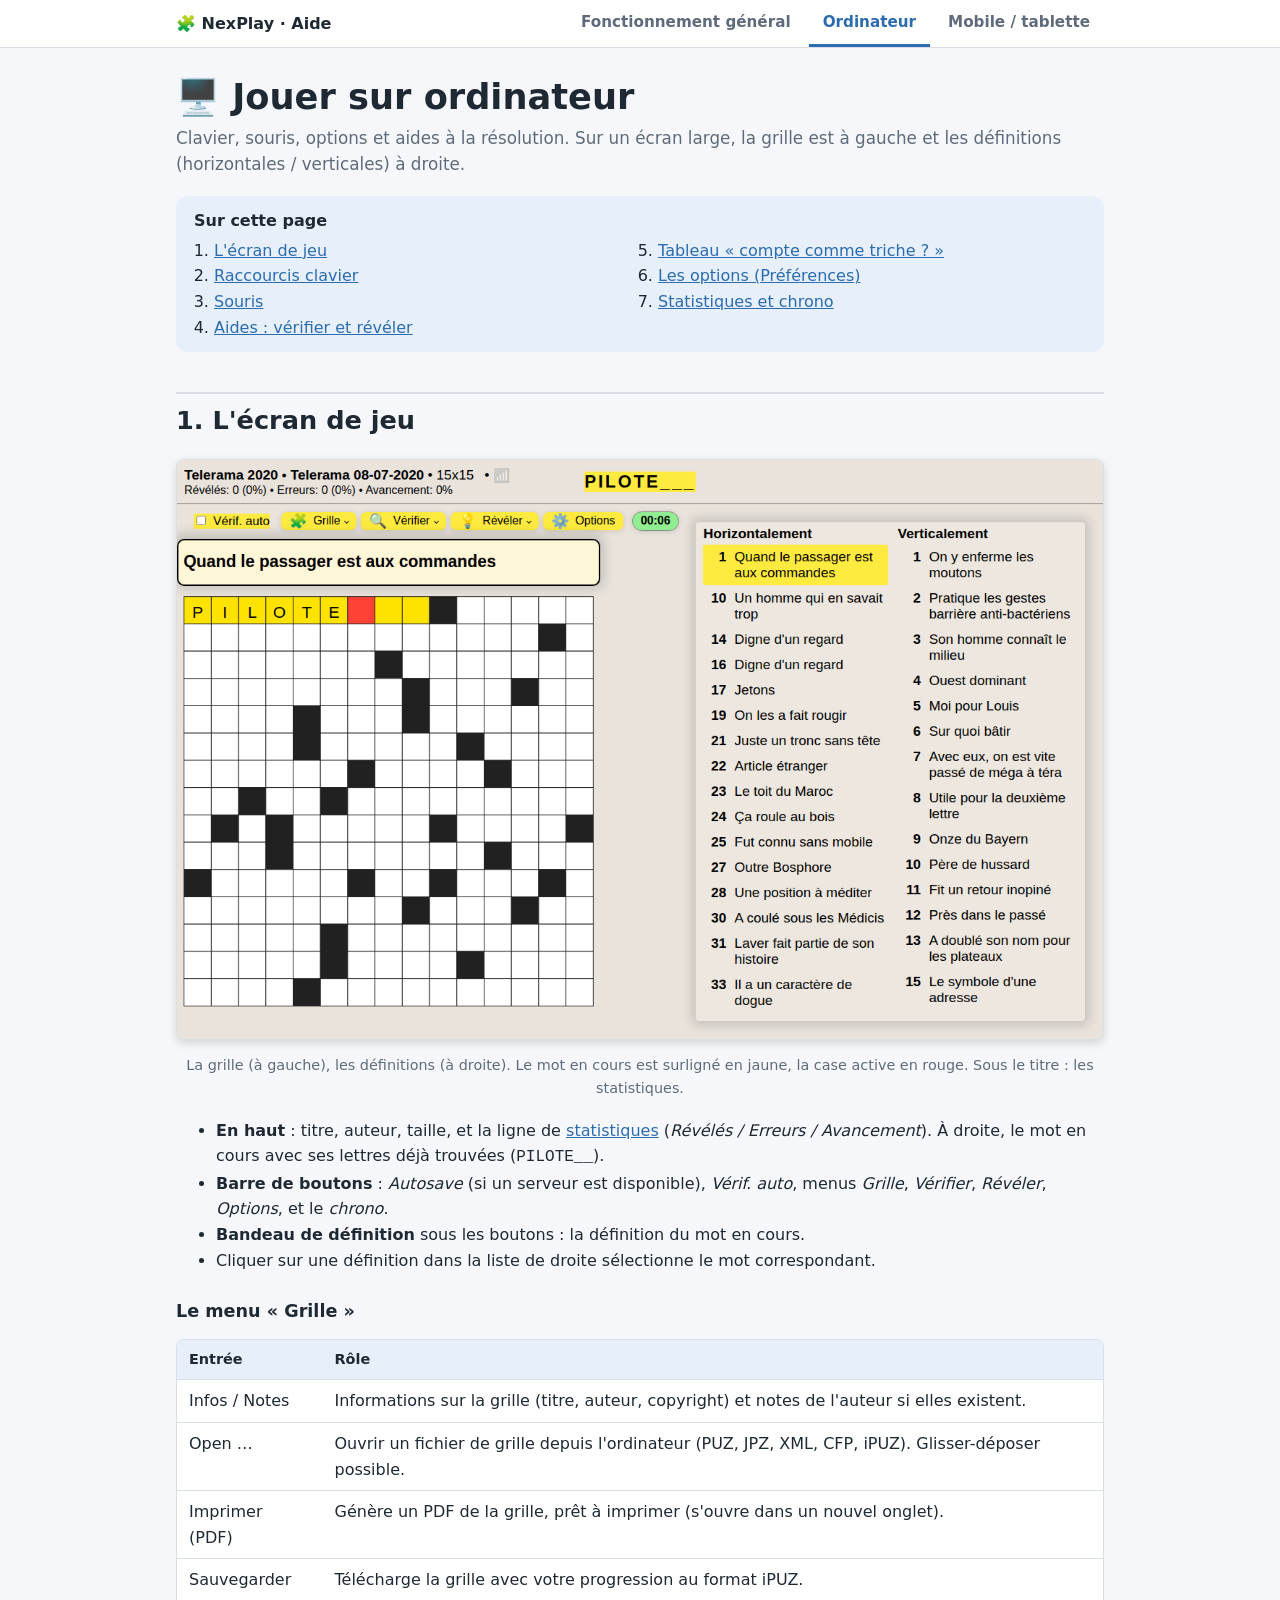
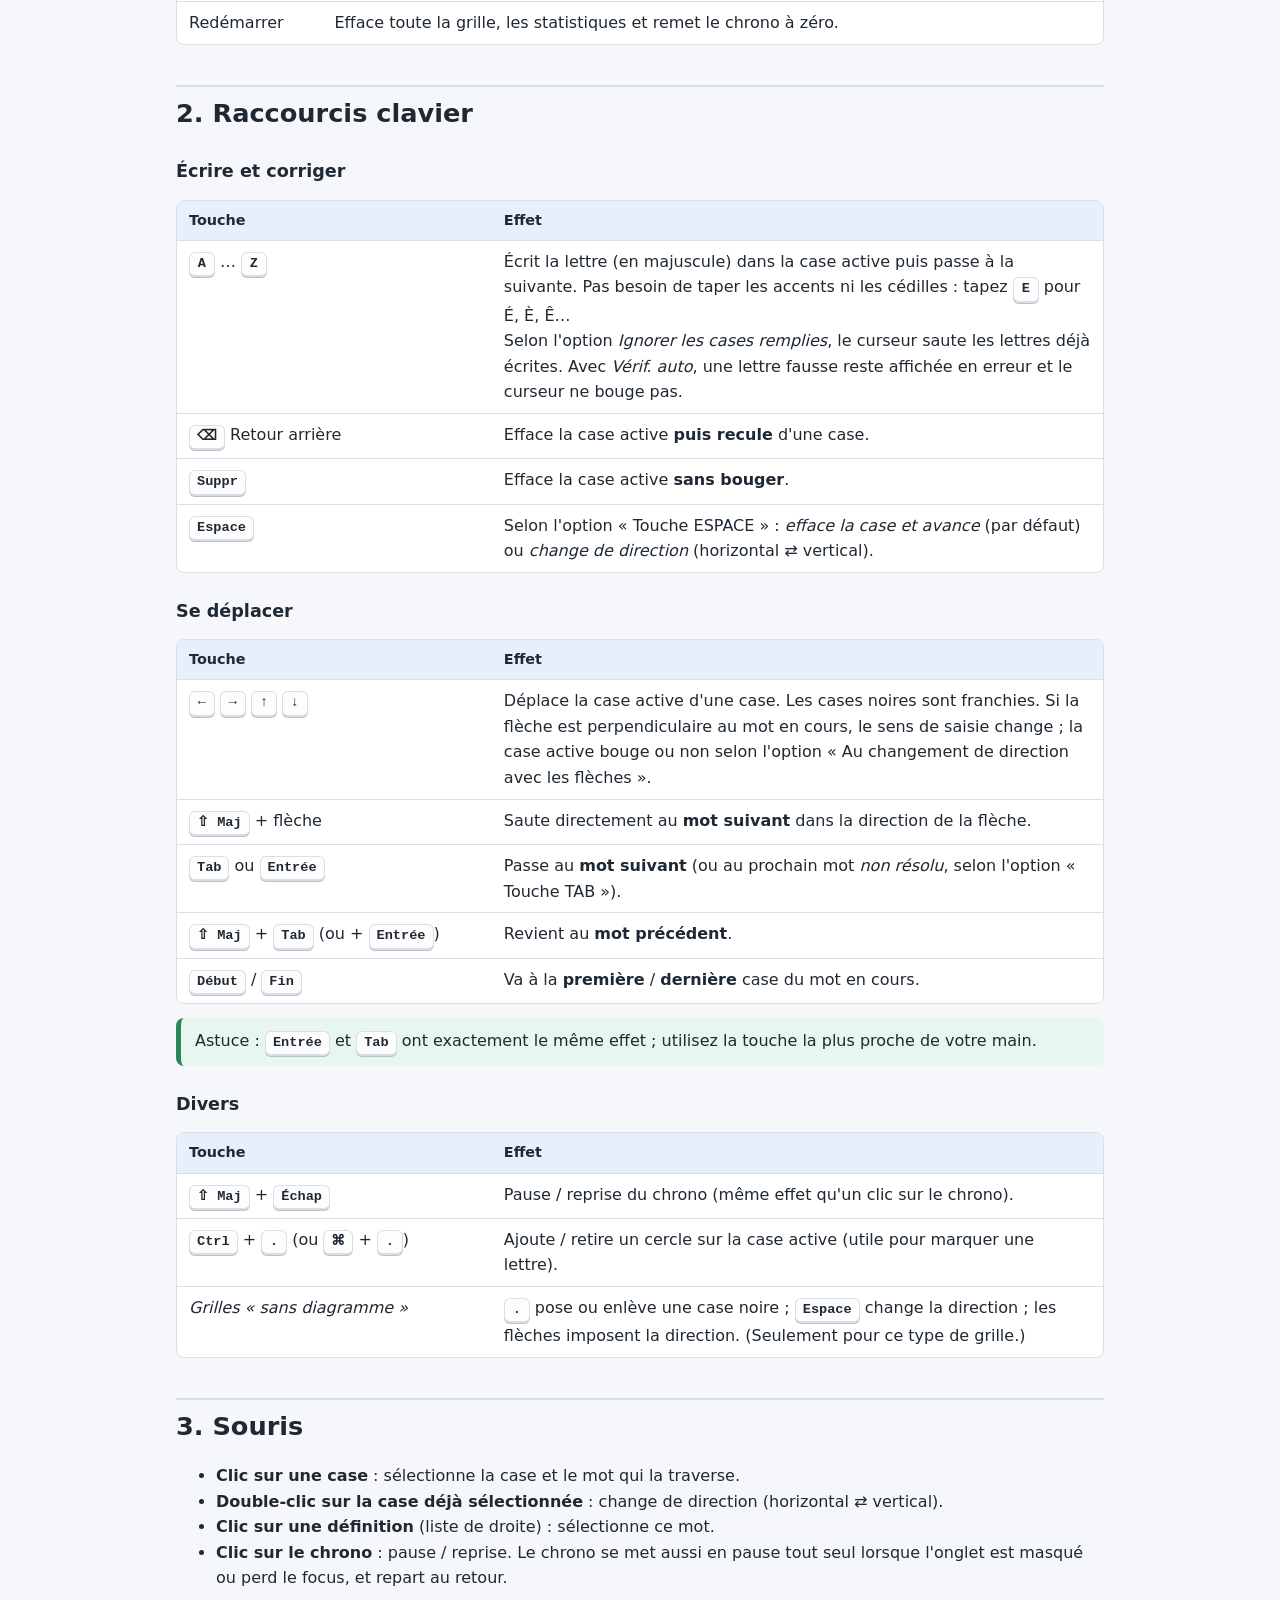
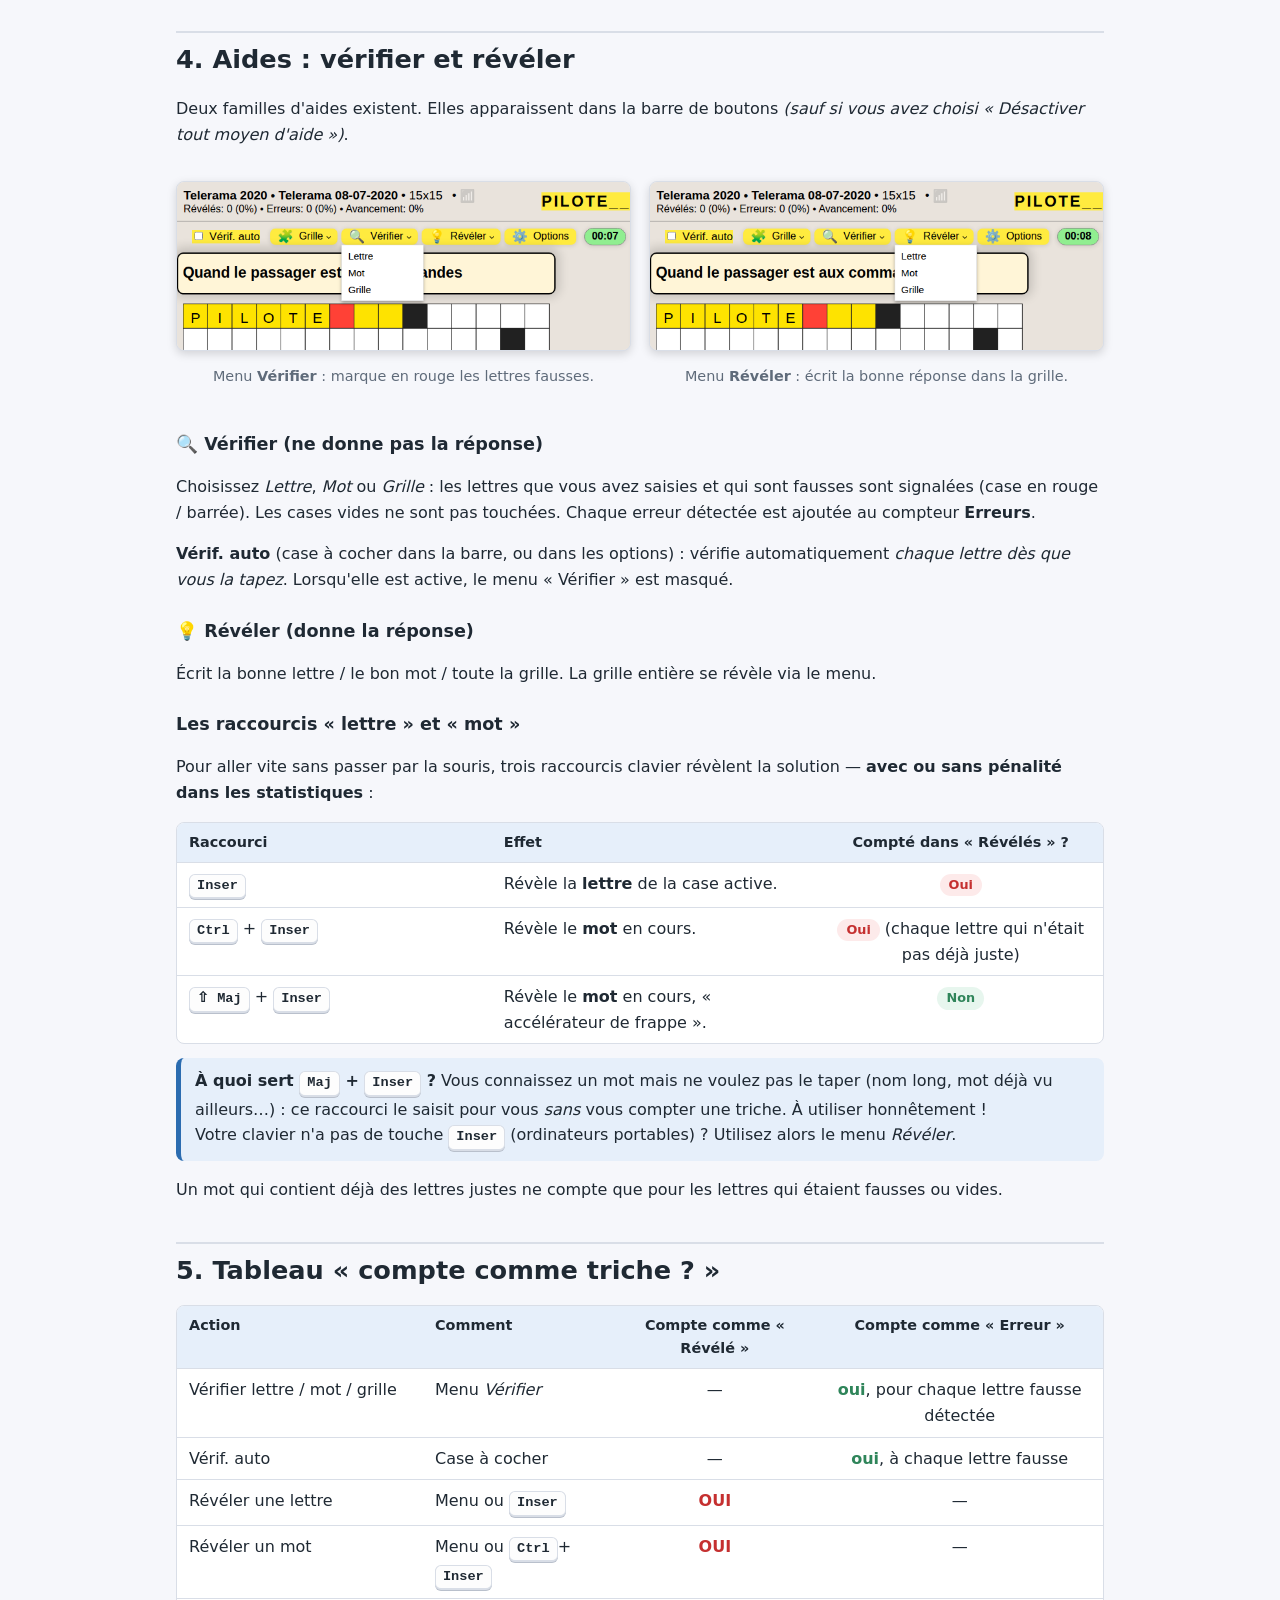
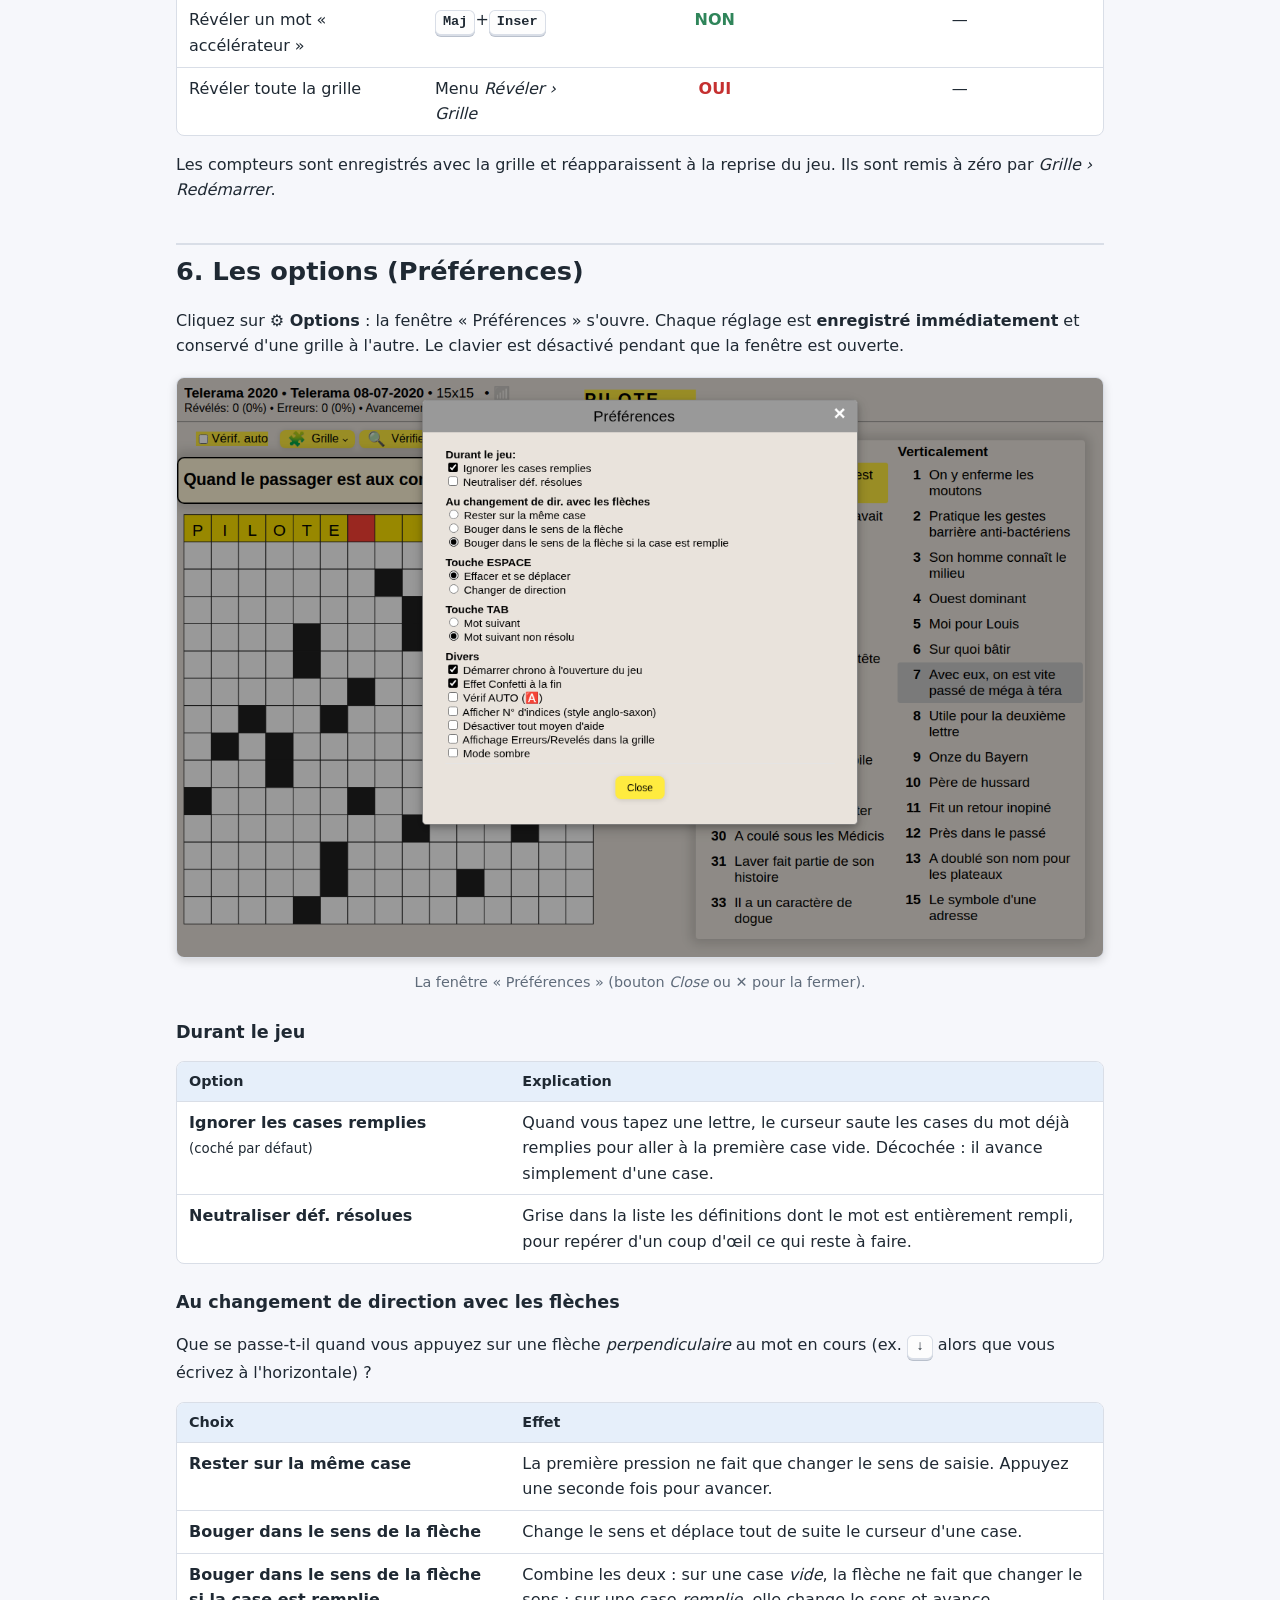
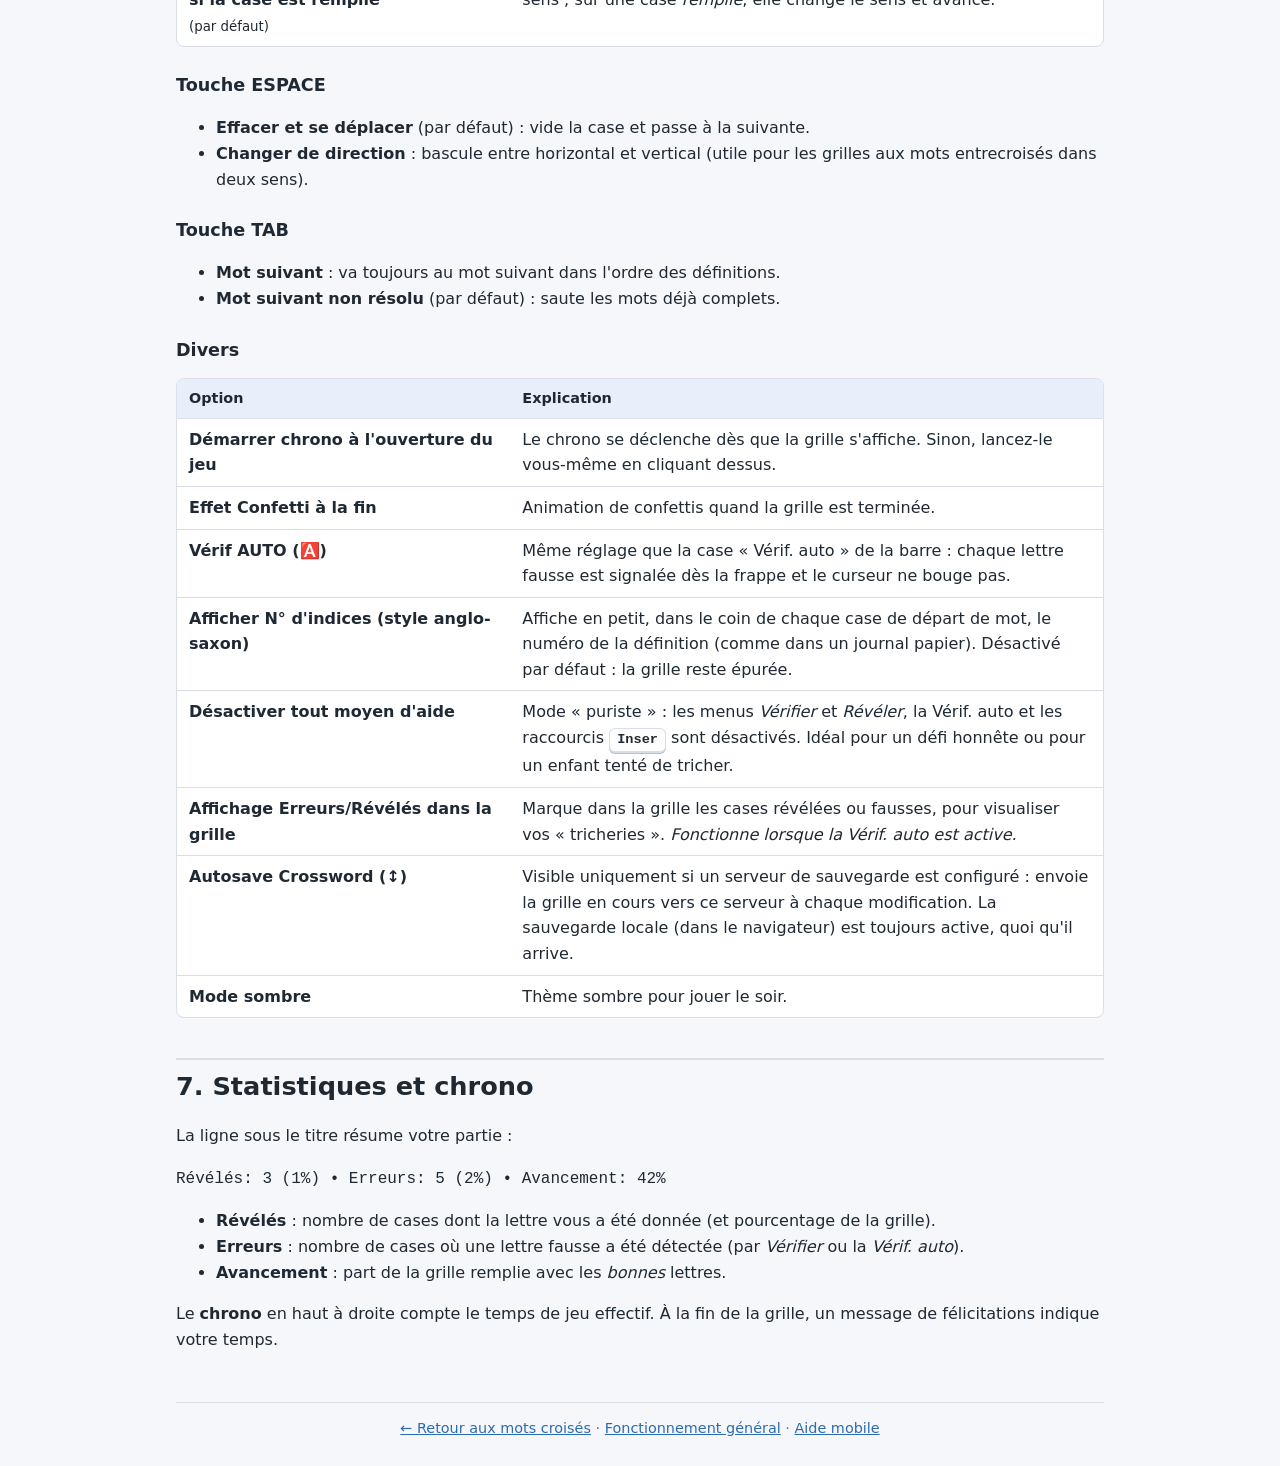
<file: help/aide-bureau.html>
<!DOCTYPE html>
<html lang="fr">
<head>
  <meta charset="UTF-8">
  <meta name="viewport" content="width=device-width, initial-scale=1">
  <title>Aide NexPlay — Sur ordinateur</title>
  <link rel="icon" type="image/svg+xml" href="../images/nexplay.svg">
  <link rel="stylesheet" href="aide.css">
</head>
<body>
<header class="topbar">
  <div class="wrap">
    <div class="brand"><a href="../nexplay.html">🧩 NexPlay · Aide</a></div>
    <nav class="tabs" aria-label="Pages d'aide">
      <a href="aide.html">Fonctionnement général</a>
      <a href="aide-bureau.html" aria-current="page">Ordinateur</a>
      <a href="aide-mobile.html">Mobile / tablette</a>
    </nav>
  </div>
</header>

<main class="wrap">
  <h1>🖥️ Jouer sur ordinateur</h1>
  <p class="lead">Clavier, souris, options et aides à la résolution. Sur un écran large, la grille est à gauche et les définitions (horizontales / verticales) à droite.</p>

  <div class="toc">
    <strong>Sur cette page</strong>
    <ol>
      <li><a href="#ecran">L'écran de jeu</a></li>
      <li><a href="#clavier">Raccourcis clavier</a></li>
      <li><a href="#souris">Souris</a></li>
      <li><a href="#aides">Aides : vérifier et révéler</a></li>
      <li><a href="#triche">Tableau « compte comme triche ? »</a></li>
      <li><a href="#options">Les options (Préférences)</a></li>
      <li><a href="#stats">Statistiques et chrono</a></li>
    </ol>
  </div>

  <!-- ===================================================== -->
  <h2 id="ecran">1. L'écran de jeu</h2>
  <figure>
    <img src="img/desktop-main.png" alt="Écran de jeu sur ordinateur : barre de boutons, grille et définitions" loading="lazy">
    <figcaption>La grille (à gauche), les définitions (à droite). Le mot en cours est surligné en jaune, la case active en rouge. Sous le titre : les statistiques.</figcaption>
  </figure>
  <ul>
    <li><strong>En haut</strong> : titre, auteur, taille, et la ligne de <a href="#stats">statistiques</a> (<em>Révélés / Erreurs / Avancement</em>). À droite, le mot en cours avec ses lettres déjà trouvées (<code>PILOTE__</code>).</li>
    <li><strong>Barre de boutons</strong> : <em>Autosave</em> (si un serveur est disponible), <em>Vérif. auto</em>, menus <em>Grille</em>, <em>Vérifier</em>, <em>Révéler</em>, <em>Options</em>, et le <em>chrono</em>.</li>
    <li><strong>Bandeau de définition</strong> sous les boutons : la définition du mot en cours.</li>
    <li>Cliquer sur une définition dans la liste de droite sélectionne le mot correspondant.</li>
  </ul>

  <h3>Le menu « Grille »</h3>
  <div class="table-scroll"><table>
    <tr><th>Entrée</th><th>Rôle</th></tr>
    <tr><td>Infos / Notes</td><td>Informations sur la grille (titre, auteur, copyright) et notes de l'auteur si elles existent.</td></tr>
    <tr><td>Open …</td><td>Ouvrir un fichier de grille depuis l'ordinateur (PUZ, JPZ, XML, CFP, iPUZ). Glisser-déposer possible.</td></tr>
    <tr><td>Imprimer (PDF)</td><td>Génère un PDF de la grille, prêt à imprimer (s'ouvre dans un nouvel onglet).</td></tr>
    <tr><td>Sauvegarder</td><td>Télécharge la grille avec votre progression au format iPUZ.</td></tr>
    <tr><td>Redémarrer</td><td>Efface toute la grille, les statistiques et remet le chrono à zéro.</td></tr>
  </table></div>

  <!-- ===================================================== -->
  <h2 id="clavier">2. Raccourcis clavier</h2>

  <h3>Écrire et corriger</h3>
  <div class="table-scroll"><table>
    <tr><th style="width:34%">Touche</th><th>Effet</th></tr>
    <tr><td><kbd>A</kbd> … <kbd>Z</kbd></td><td>Écrit la lettre (en majuscule) dans la case active puis passe à la suivante. Pas besoin de taper les accents ni les cédilles : tapez <kbd>E</kbd> pour É, È, Ê…<br>Selon l'option <em>Ignorer les cases remplies</em>, le curseur saute les lettres déjà écrites. Avec <em>Vérif. auto</em>, une lettre fausse reste affichée en erreur et le curseur ne bouge pas.</td></tr>
    <tr><td><kbd>⌫</kbd> Retour arrière</td><td>Efface la case active <strong>puis recule</strong> d'une case.</td></tr>
    <tr><td><kbd>Suppr</kbd></td><td>Efface la case active <strong>sans bouger</strong>.</td></tr>
    <tr><td><kbd>Espace</kbd></td><td>Selon l'option « Touche ESPACE » : <em>efface la case et avance</em> (par défaut) ou <em>change de direction</em> (horizontal ⇄ vertical).</td></tr>
  </table></div>

  <h3>Se déplacer</h3>
  <div class="table-scroll"><table>
    <tr><th style="width:34%">Touche</th><th>Effet</th></tr>
    <tr><td><kbd>←</kbd> <kbd>→</kbd> <kbd>↑</kbd> <kbd>↓</kbd></td><td>Déplace la case active d'une case. Les cases noires sont franchies. Si la flèche est perpendiculaire au mot en cours, le sens de saisie change ; la case active bouge ou non selon l'option « Au changement de direction avec les flèches ».</td></tr>
    <tr><td><kbd>⇧ Maj</kbd> + flèche</td><td>Saute directement au <strong>mot suivant</strong> dans la direction de la flèche.</td></tr>
    <tr><td><kbd>Tab</kbd> ou <kbd>Entrée</kbd></td><td>Passe au <strong>mot suivant</strong> (ou au prochain mot <em>non résolu</em>, selon l'option « Touche TAB »).</td></tr>
    <tr><td><kbd>⇧ Maj</kbd> + <kbd>Tab</kbd> (ou + <kbd>Entrée</kbd>)</td><td>Revient au <strong>mot précédent</strong>.</td></tr>
    <tr><td><kbd>Début</kbd> / <kbd>Fin</kbd></td><td>Va à la <strong>première</strong> / <strong>dernière</strong> case du mot en cours.</td></tr>
  </table></div>
  <div class="tip">Astuce : <kbd>Entrée</kbd> et <kbd>Tab</kbd> ont exactement le même effet ; utilisez la touche la plus proche de votre main.</div>

  <h3>Divers</h3>
  <div class="table-scroll"><table>
    <tr><th style="width:34%">Touche</th><th>Effet</th></tr>
    <tr><td><kbd>⇧ Maj</kbd> + <kbd>Échap</kbd></td><td>Pause / reprise du chrono (même effet qu'un clic sur le chrono).</td></tr>
    <tr><td><kbd>Ctrl</kbd> + <kbd>.</kbd> (ou <kbd>⌘</kbd> + <kbd>.</kbd>)</td><td>Ajoute / retire un cercle sur la case active (utile pour marquer une lettre).</td></tr>
    <tr><td><em>Grilles « sans diagramme »</em></td><td><kbd>.</kbd> pose ou enlève une case noire ; <kbd>Espace</kbd> change la direction ; les flèches imposent la direction. (Seulement pour ce type de grille.)</td></tr>
  </table></div>

  <!-- ===================================================== -->
  <h2 id="souris">3. Souris</h2>
  <ul>
    <li><strong>Clic sur une case</strong> : sélectionne la case et le mot qui la traverse.</li>
    <li><strong>Double-clic sur la case déjà sélectionnée</strong> : change de direction (horizontal ⇄ vertical).</li>
    <li><strong>Clic sur une définition</strong> (liste de droite) : sélectionne ce mot.</li>
    <li><strong>Clic sur le chrono</strong> : pause / reprise. Le chrono se met aussi en pause tout seul lorsque l'onglet est masqué ou perd le focus, et repart au retour.</li>
  </ul>

  <!-- ===================================================== -->
  <h2 id="aides">4. Aides : vérifier et révéler</h2>
  <p>Deux familles d'aides existent. Elles apparaissent dans la barre de boutons <em>(sauf si vous avez choisi « Désactiver tout moyen d'aide »)</em>.</p>

  <div class="side">
    <figure>
      <img src="img/desktop-check-menu.png" alt="Menu Vérifier : Lettre, Mot, Grille" loading="lazy">
      <figcaption>Menu <strong>Vérifier</strong> : marque en rouge les lettres fausses.</figcaption>
    </figure>
    <figure>
      <img src="img/desktop-reveal-menu.png" alt="Menu Révéler : Lettre, Mot, Grille" loading="lazy">
      <figcaption>Menu <strong>Révéler</strong> : écrit la bonne réponse dans la grille.</figcaption>
    </figure>
  </div>

  <h3>🔍 Vérifier (ne donne pas la réponse)</h3>
  <p>Choisissez <em>Lettre</em>, <em>Mot</em> ou <em>Grille</em> : les lettres que vous avez saisies et qui sont fausses sont signalées (case en rouge / barrée). Les cases vides ne sont pas touchées. Chaque erreur détectée est ajoutée au compteur <strong>Erreurs</strong>.</p>
  <p><strong>Vérif. auto</strong> (case à cocher dans la barre, ou dans les options) : vérifie automatiquement <em>chaque lettre dès que vous la tapez</em>. Lorsqu'elle est active, le menu « Vérifier » est masqué.</p>

  <h3>💡 Révéler (donne la réponse)</h3>
  <p>Écrit la bonne lettre / le bon mot / toute la grille. La grille entière se révèle via le menu.</p>

  <h3>Les raccourcis « lettre » et « mot »</h3>
  <p>Pour aller vite sans passer par la souris, trois raccourcis clavier révèlent la solution — <strong>avec ou sans pénalité dans les statistiques</strong> :</p>
  <div class="table-scroll"><table>
    <tr><th style="width:34%">Raccourci</th><th>Effet</th><th class="c">Compté dans « Révélés » ?</th></tr>
    <tr><td><kbd>Inser</kbd></td><td>Révèle la <strong>lettre</strong> de la case active.</td><td class="c"><span class="pill cheat">Oui</span></td></tr>
    <tr><td><kbd>Ctrl</kbd> + <kbd>Inser</kbd></td><td>Révèle le <strong>mot</strong> en cours.</td><td class="c"><span class="pill cheat">Oui</span> (chaque lettre qui n'était pas déjà juste)</td></tr>
    <tr><td><kbd>⇧ Maj</kbd> + <kbd>Inser</kbd></td><td>Révèle le <strong>mot</strong> en cours, « accélérateur de frappe ».</td><td class="c"><span class="pill safe">Non</span></td></tr>
  </table></div>
  <div class="note">
    <strong>À quoi sert <kbd>Maj</kbd> + <kbd>Inser</kbd> ?</strong> Vous connaissez un mot mais ne voulez pas le taper (nom long, mot déjà vu ailleurs…) : ce raccourci le saisit pour vous <em>sans</em> vous compter une triche. À utiliser honnêtement !<br>
    Votre clavier n'a pas de touche <kbd>Inser</kbd> (ordinateurs portables) ? Utilisez alors le menu <em>Révéler</em>.
  </div>
  <p>Un mot qui contient déjà des lettres justes ne compte que pour les lettres qui étaient fausses ou vides.</p>

  <!-- ===================================================== -->
  <h2 id="triche">5. Tableau « compte comme triche ? »</h2>
  <div class="table-scroll"><table>
    <tr><th>Action</th><th>Comment</th><th class="c">Compte comme « Révélé »</th><th class="c">Compte comme « Erreur »</th></tr>
    <tr><td>Vérifier lettre / mot / grille</td><td>Menu <em>Vérifier</em></td><td class="c">—</td><td class="c"><span class="yes">oui</span>, pour chaque lettre fausse détectée</td></tr>
    <tr><td>Vérif. auto</td><td>Case à cocher</td><td class="c">—</td><td class="c"><span class="yes">oui</span>, à chaque lettre fausse</td></tr>
    <tr><td>Révéler une lettre</td><td>Menu ou <kbd>Inser</kbd></td><td class="c"><span class="no">OUI</span></td><td class="c">—</td></tr>
    <tr><td>Révéler un mot</td><td>Menu ou <kbd>Ctrl</kbd>+<kbd>Inser</kbd></td><td class="c"><span class="no">OUI</span></td><td class="c">—</td></tr>
    <tr><td>Révéler un mot « accélérateur »</td><td><kbd>Maj</kbd>+<kbd>Inser</kbd></td><td class="c"><span class="yes">NON</span></td><td class="c">—</td></tr>
    <tr><td>Révéler toute la grille</td><td>Menu <em>Révéler › Grille</em></td><td class="c"><span class="no">OUI</span></td><td class="c">—</td></tr>
  </table></div>
  <p>Les compteurs sont enregistrés avec la grille et réapparaissent à la reprise du jeu. Ils sont remis à zéro par <em>Grille › Redémarrer</em>.</p>

  <!-- ===================================================== -->
  <h2 id="options">6. Les options (Préférences)</h2>
  <p>Cliquez sur <strong>⚙️ Options</strong> : la fenêtre « Préférences » s'ouvre. Chaque réglage est <strong>enregistré immédiatement</strong> et conservé d'une grille à l'autre. Le clavier est désactivé pendant que la fenêtre est ouverte.</p>
  <figure>
    <img src="img/desktop-settings.png" alt="Fenêtre Préférences avec toutes les options" loading="lazy">
    <figcaption>La fenêtre « Préférences » (bouton <em>Close</em> ou ✕ pour la fermer).</figcaption>
  </figure>

  <h3>Durant le jeu</h3>
  <div class="table-scroll"><table>
    <tr><th style="width:36%">Option</th><th>Explication</th></tr>
    <tr><td><strong>Ignorer les cases remplies</strong><br><small>(coché par défaut)</small></td><td>Quand vous tapez une lettre, le curseur saute les cases du mot déjà remplies pour aller à la première case vide. Décochée : il avance simplement d'une case.</td></tr>
    <tr><td><strong>Neutraliser déf. résolues</strong></td><td>Grise dans la liste les définitions dont le mot est entièrement rempli, pour repérer d'un coup d'œil ce qui reste à faire.</td></tr>
  </table></div>

  <h3>Au changement de direction avec les flèches</h3>
  <p>Que se passe-t-il quand vous appuyez sur une flèche <em>perpendiculaire</em> au mot en cours (ex. <kbd>↓</kbd> alors que vous écrivez à l'horizontale) ?</p>
  <div class="table-scroll"><table>
    <tr><th style="width:36%">Choix</th><th>Effet</th></tr>
    <tr><td><strong>Rester sur la même case</strong></td><td>La première pression ne fait que changer le sens de saisie. Appuyez une seconde fois pour avancer.</td></tr>
    <tr><td><strong>Bouger dans le sens de la flèche</strong></td><td>Change le sens et déplace tout de suite le curseur d'une case.</td></tr>
    <tr><td><strong>Bouger dans le sens de la flèche si la case est remplie</strong><br><small>(par défaut)</small></td><td>Combine les deux : sur une case <em>vide</em>, la flèche ne fait que changer le sens ; sur une case <em>remplie</em>, elle change le sens et avance.</td></tr>
  </table></div>

  <h3>Touche ESPACE</h3>
  <ul>
    <li><strong>Effacer et se déplacer</strong> (par défaut) : vide la case et passe à la suivante.</li>
    <li><strong>Changer de direction</strong> : bascule entre horizontal et vertical (utile pour les grilles aux mots entrecroisés dans deux sens).</li>
  </ul>

  <h3>Touche TAB</h3>
  <ul>
    <li><strong>Mot suivant</strong> : va toujours au mot suivant dans l'ordre des définitions.</li>
    <li><strong>Mot suivant non résolu</strong> (par défaut) : saute les mots déjà complets.</li>
  </ul>

  <h3>Divers</h3>
  <div class="table-scroll"><table>
    <tr><th style="width:36%">Option</th><th>Explication</th></tr>
    <tr><td><strong>Démarrer chrono à l'ouverture du jeu</strong></td><td>Le chrono se déclenche dès que la grille s'affiche. Sinon, lancez-le vous-même en cliquant dessus.</td></tr>
    <tr><td><strong>Effet Confetti à la fin</strong></td><td>Animation de confettis quand la grille est terminée.</td></tr>
    <tr><td><strong>Vérif AUTO (🅰️)</strong></td><td>Même réglage que la case « Vérif. auto » de la barre : chaque lettre fausse est signalée dès la frappe et le curseur ne bouge pas.</td></tr>
    <tr><td><strong>Afficher N° d'indices (style anglo-saxon)</strong></td><td>Affiche en petit, dans le coin de chaque case de départ de mot, le numéro de la définition (comme dans un journal papier). Désactivé par défaut : la grille reste épurée.</td></tr>
    <tr><td><strong>Désactiver tout moyen d'aide</strong></td><td>Mode « puriste » : les menus <em>Vérifier</em> et <em>Révéler</em>, la Vérif. auto et les raccourcis <kbd>Inser</kbd> sont désactivés. Idéal pour un défi honnête ou pour un enfant tenté de tricher.</td></tr>
    <tr><td><strong>Affichage Erreurs/Révélés dans la grille</strong></td><td>Marque dans la grille les cases révélées ou fausses, pour visualiser vos « tricheries ». <em>Fonctionne lorsque la Vérif. auto est active.</em></td></tr>
    <tr><td><strong>Autosave Crossword (↕️)</strong></td><td>Visible uniquement si un serveur de sauvegarde est configuré : envoie la grille en cours vers ce serveur à chaque modification. La sauvegarde locale (dans le navigateur) est toujours active, quoi qu'il arrive.</td></tr>
    <tr><td><strong>Mode sombre</strong></td><td>Thème sombre pour jouer le soir.</td></tr>
  </table></div>

  <!-- ===================================================== -->
  <h2 id="stats">7. Statistiques et chrono</h2>
  <p>La ligne sous le titre résume votre partie :</p>
  <p><code>Révélés: 3 (1%) • Erreurs: 5 (2%) • Avancement: 42%</code></p>
  <ul>
    <li><strong>Révélés</strong> : nombre de cases dont la lettre vous a été donnée (et pourcentage de la grille).</li>
    <li><strong>Erreurs</strong> : nombre de cases où une lettre fausse a été détectée (par <em>Vérifier</em> ou la <em>Vérif. auto</em>).</li>
    <li><strong>Avancement</strong> : part de la grille remplie avec les <em>bonnes</em> lettres.</li>
  </ul>
  <p>Le <strong>chrono</strong> en haut à droite compte le temps de jeu effectif. À la fin de la grille, un message de félicitations indique votre temps.</p>

  <footer>
    <a href="../nexplay.html">← Retour aux mots croisés</a> ·
    <a href="aide.html">Fonctionnement général</a> ·
    <a href="aide-mobile.html">Aide mobile</a>
  </footer>
</main>
</body>
</html>
</file>
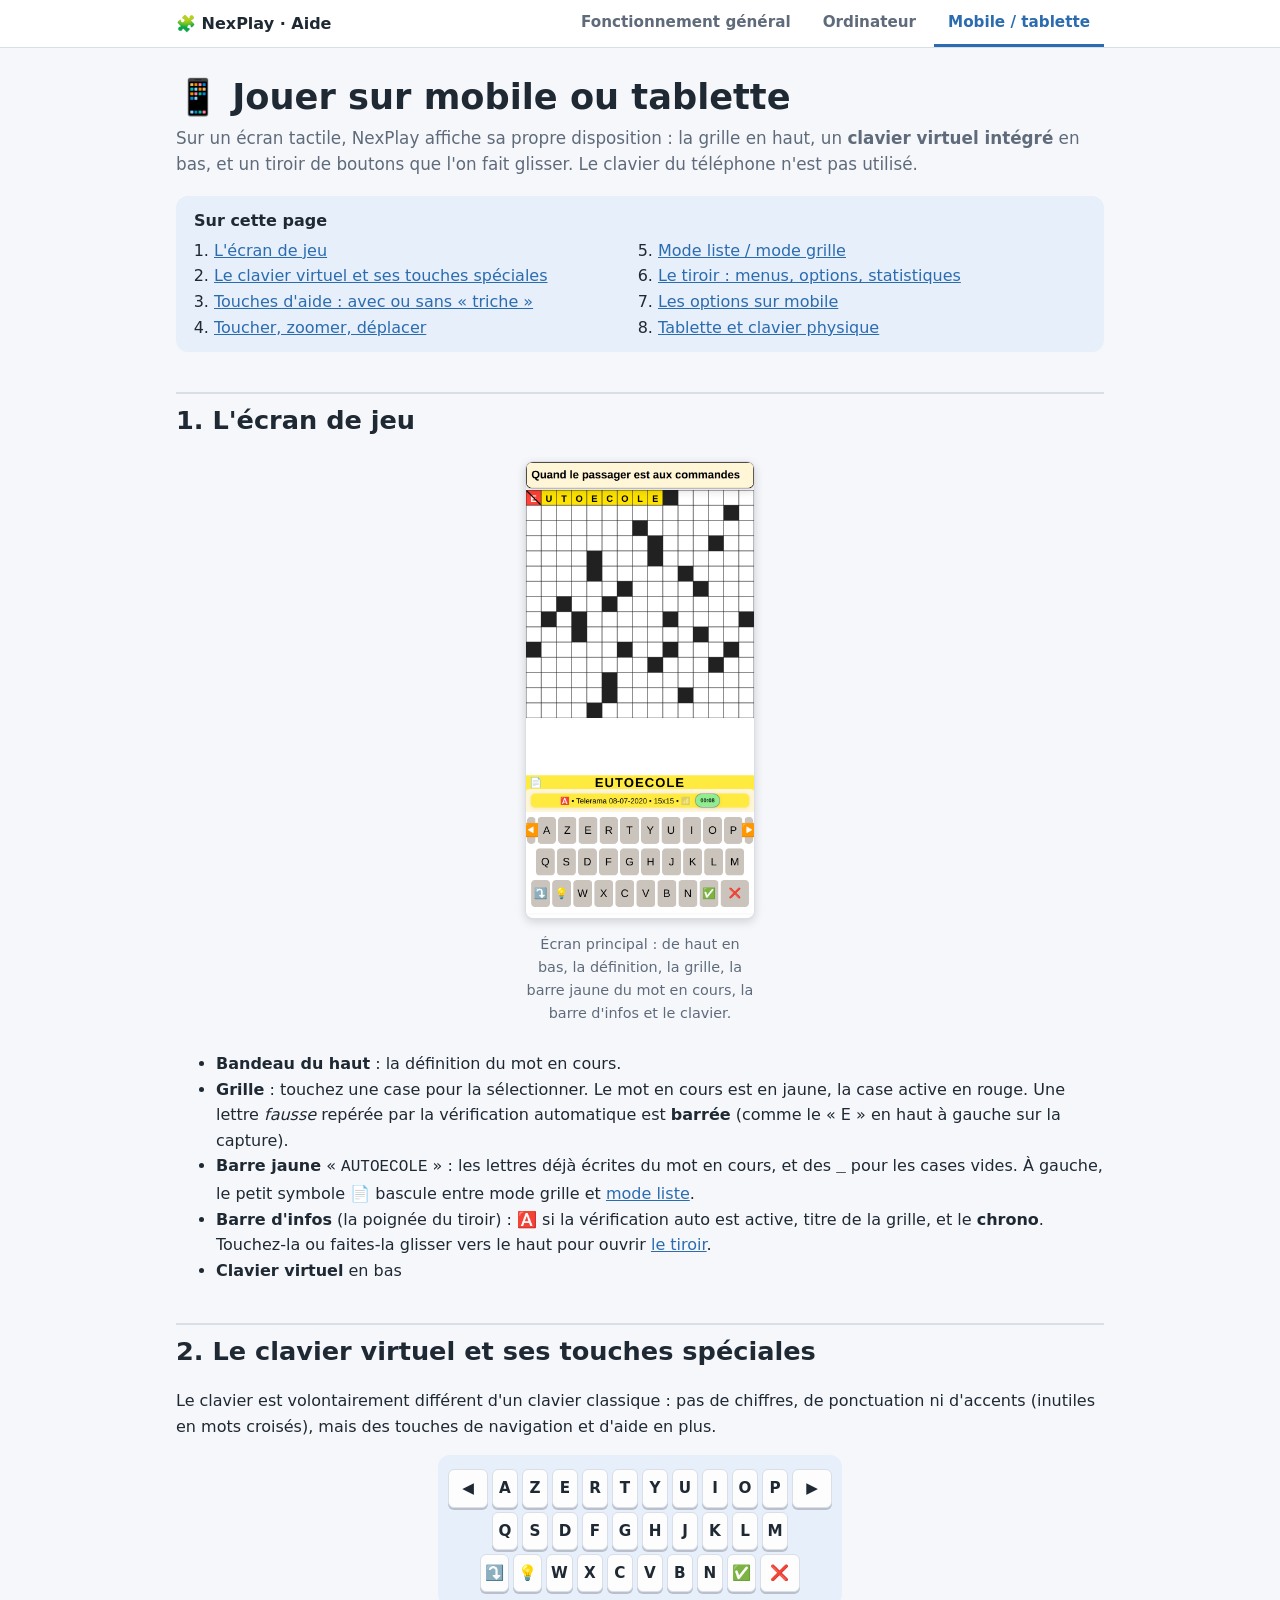
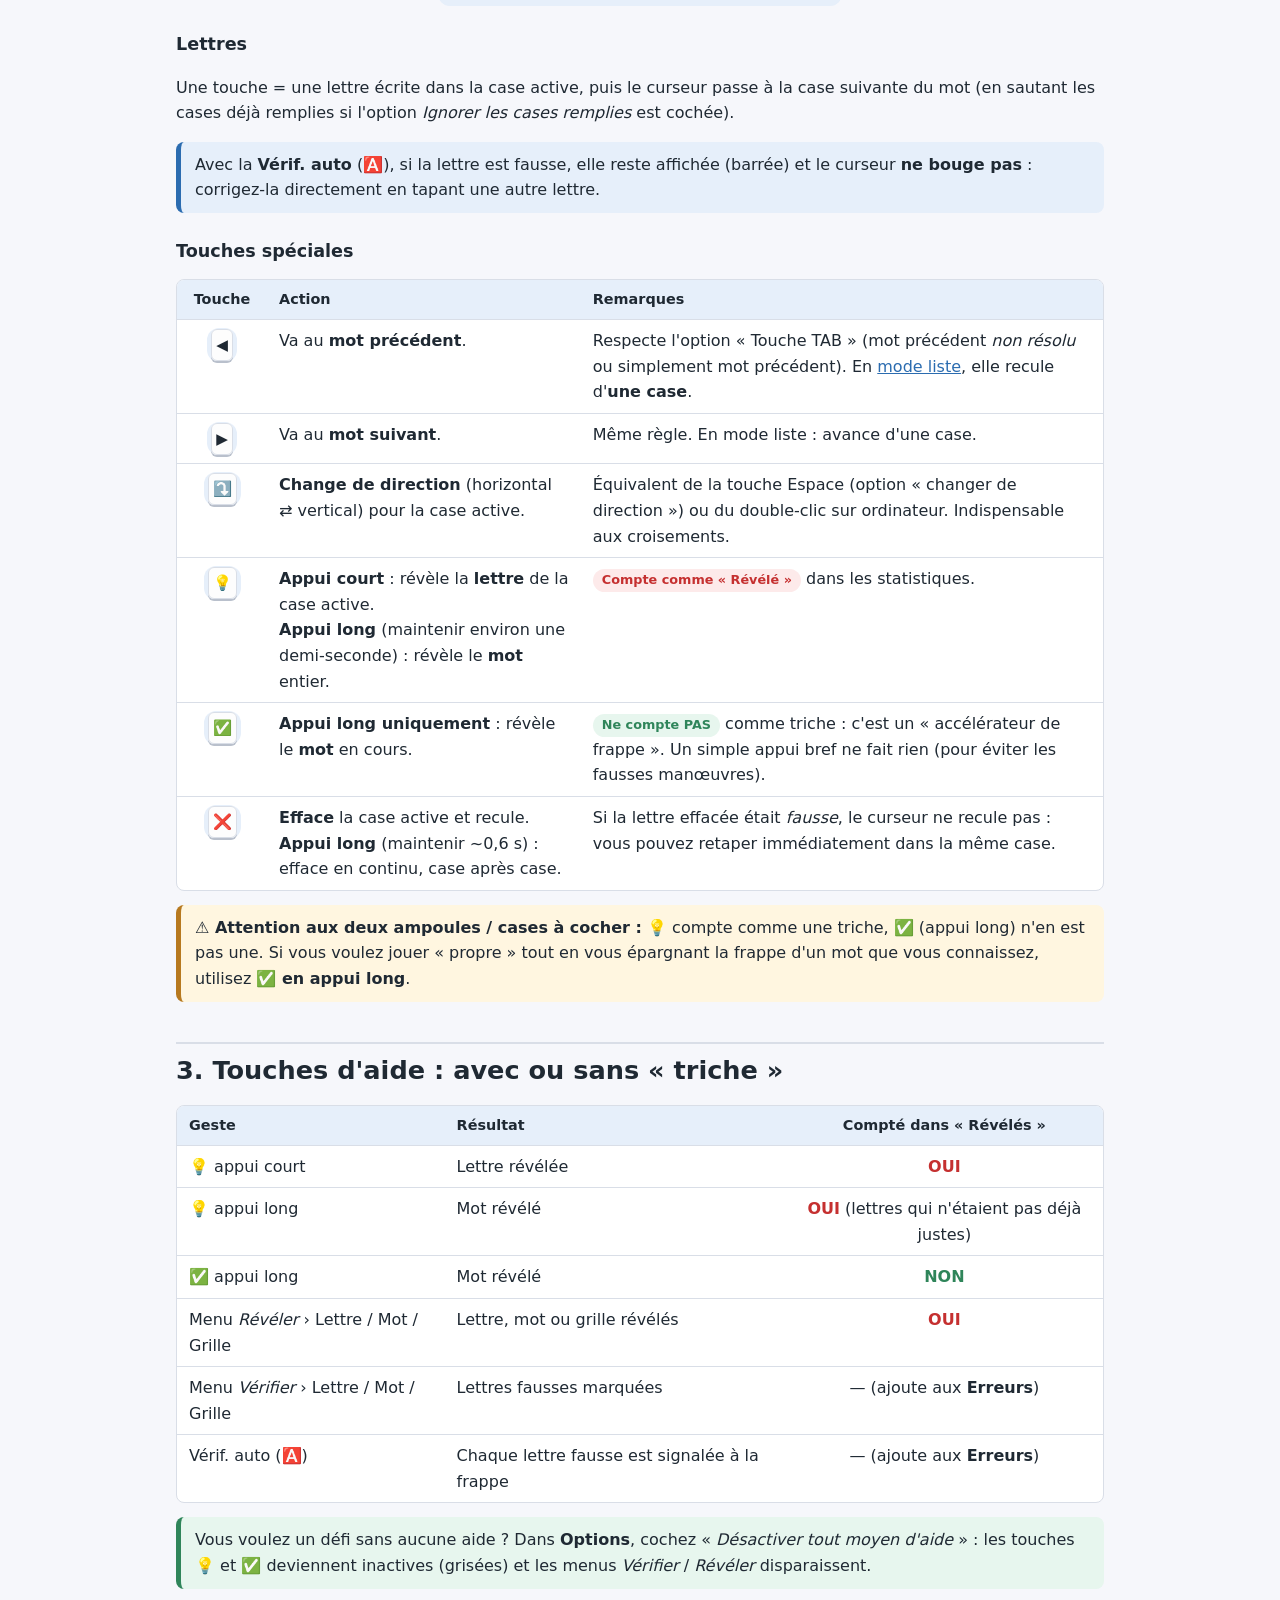
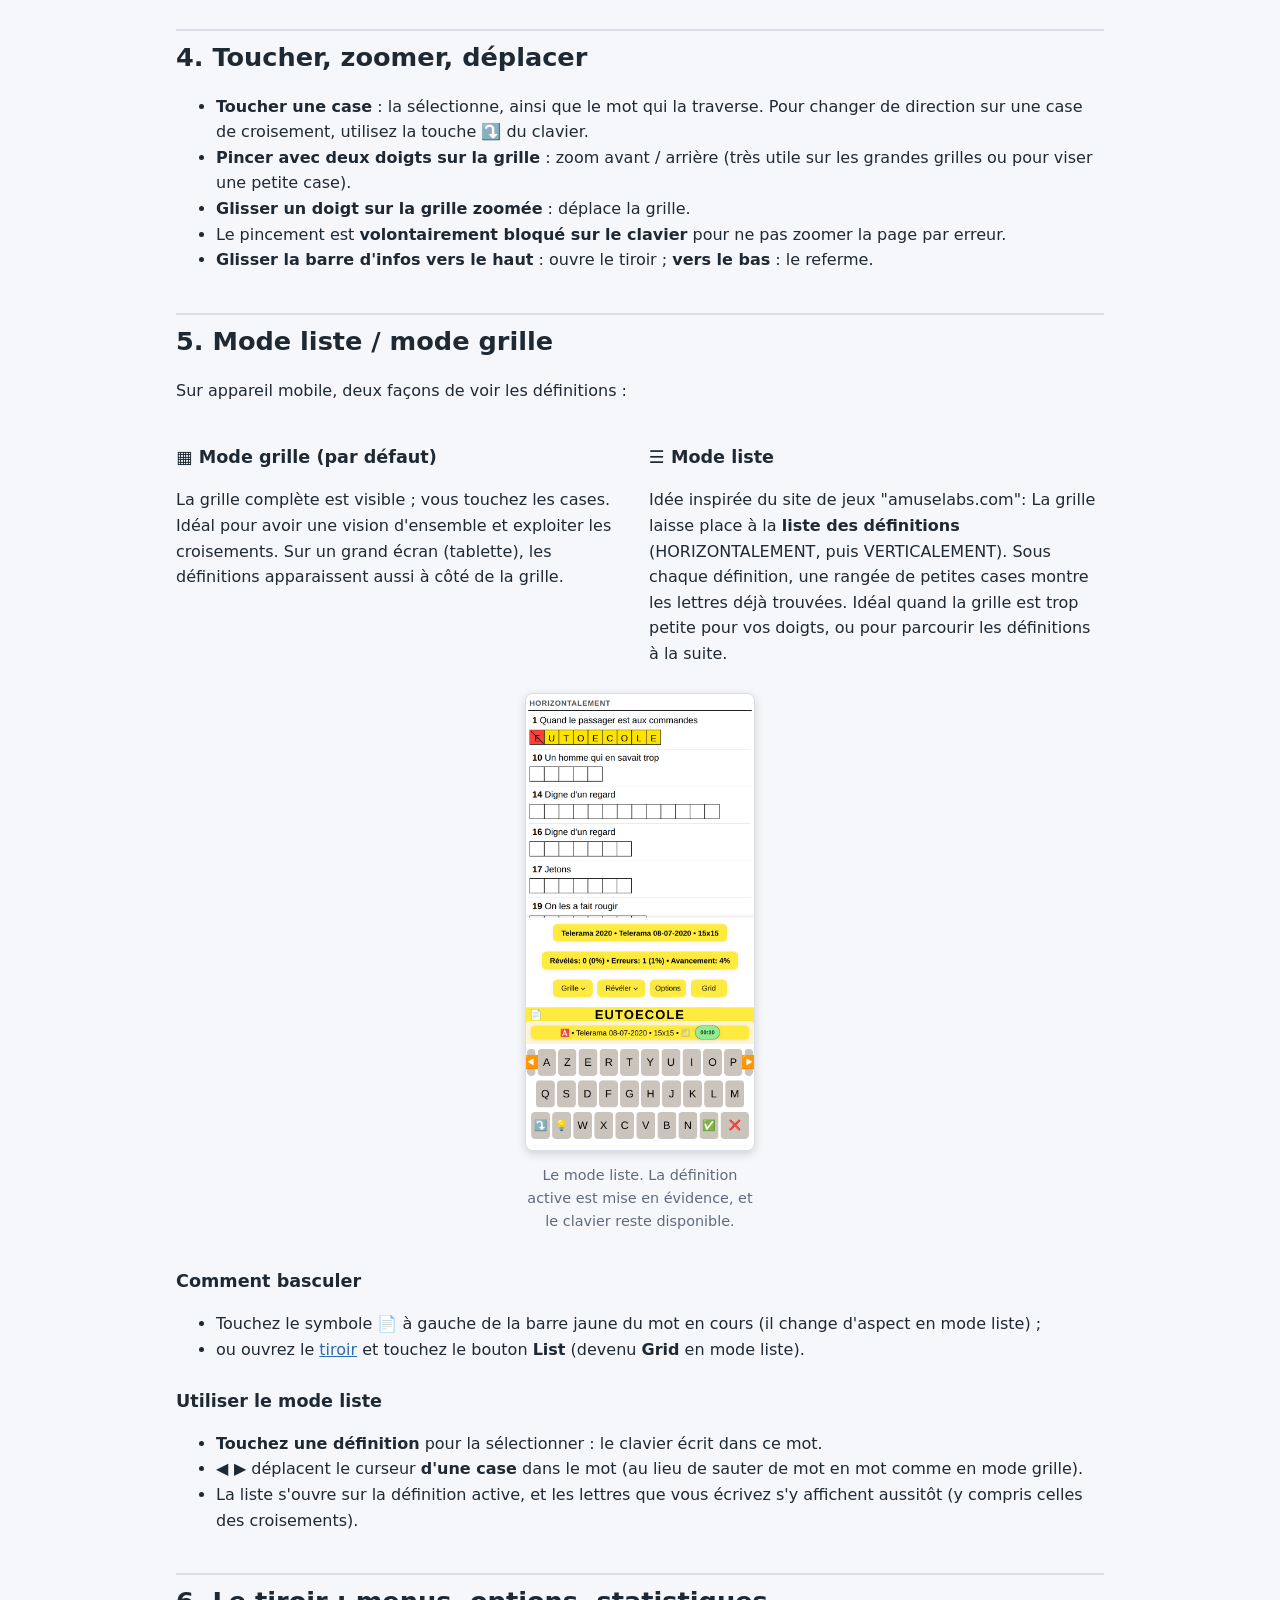
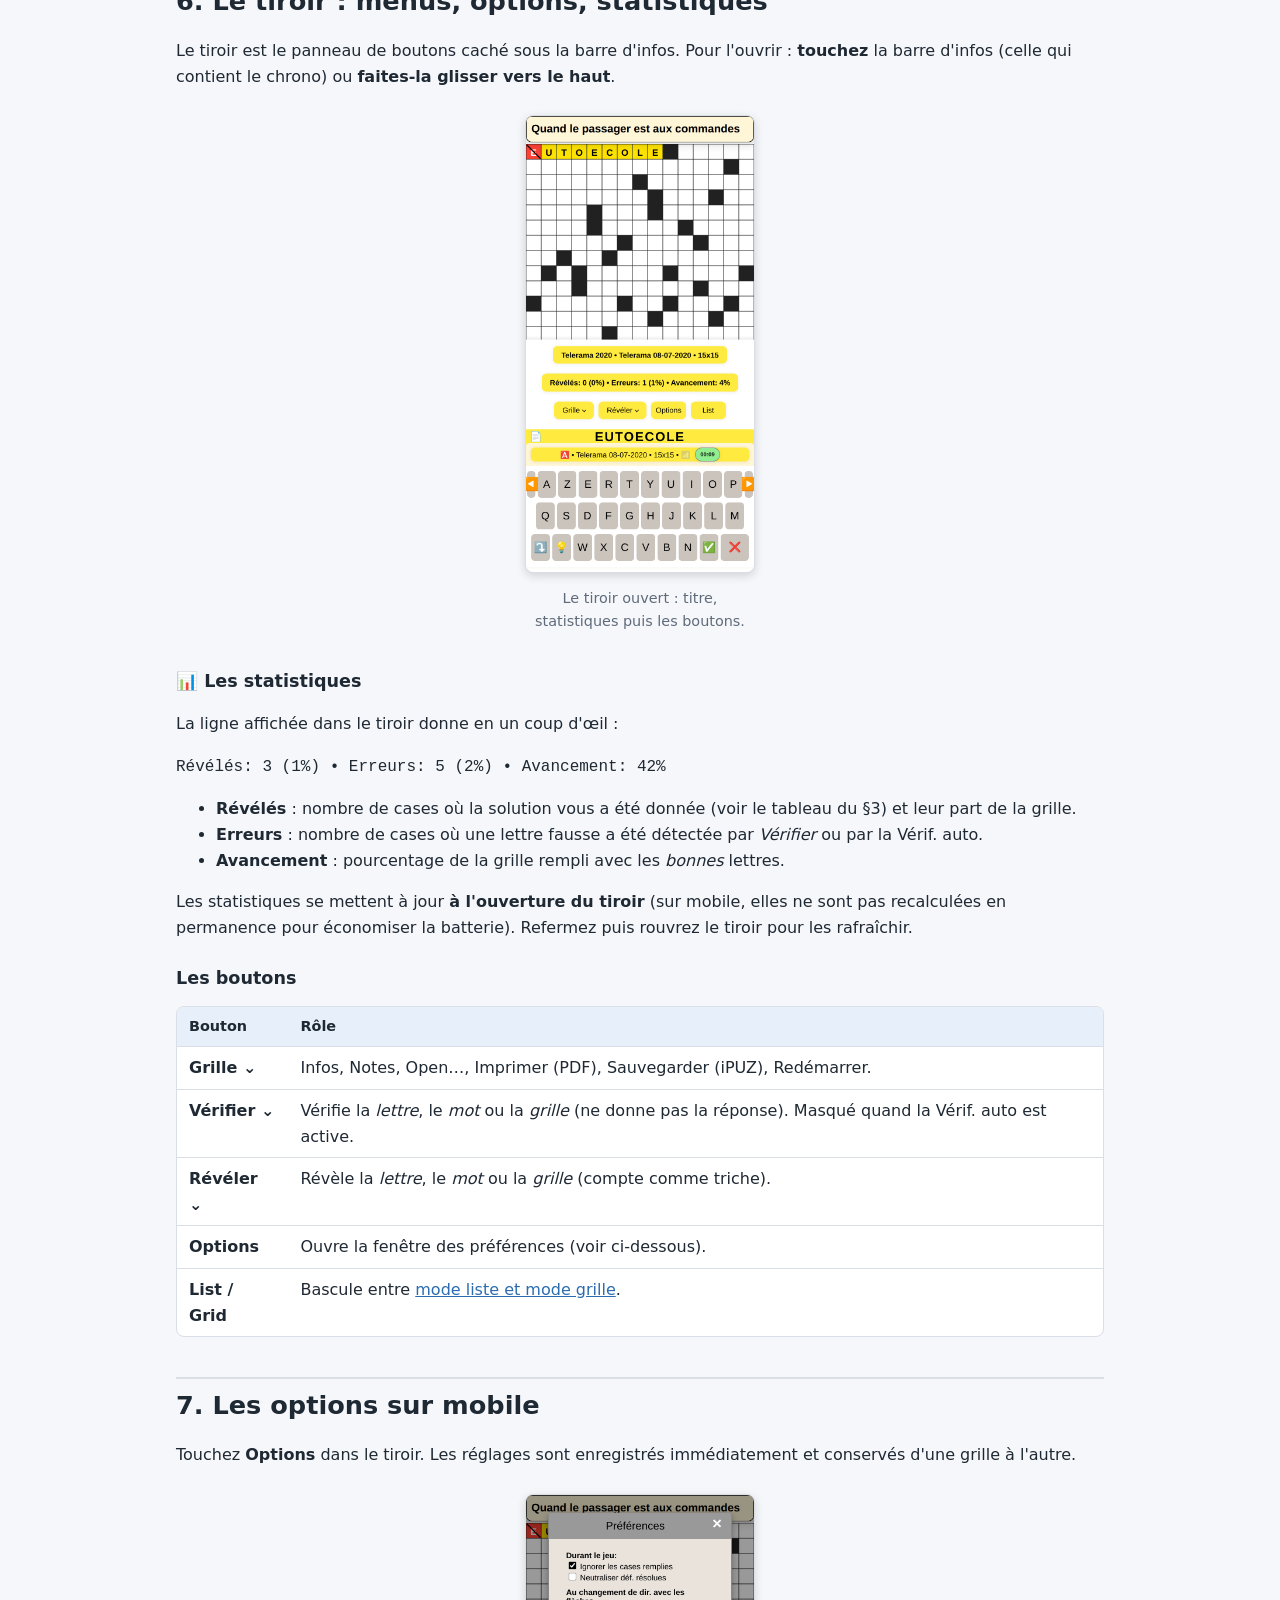
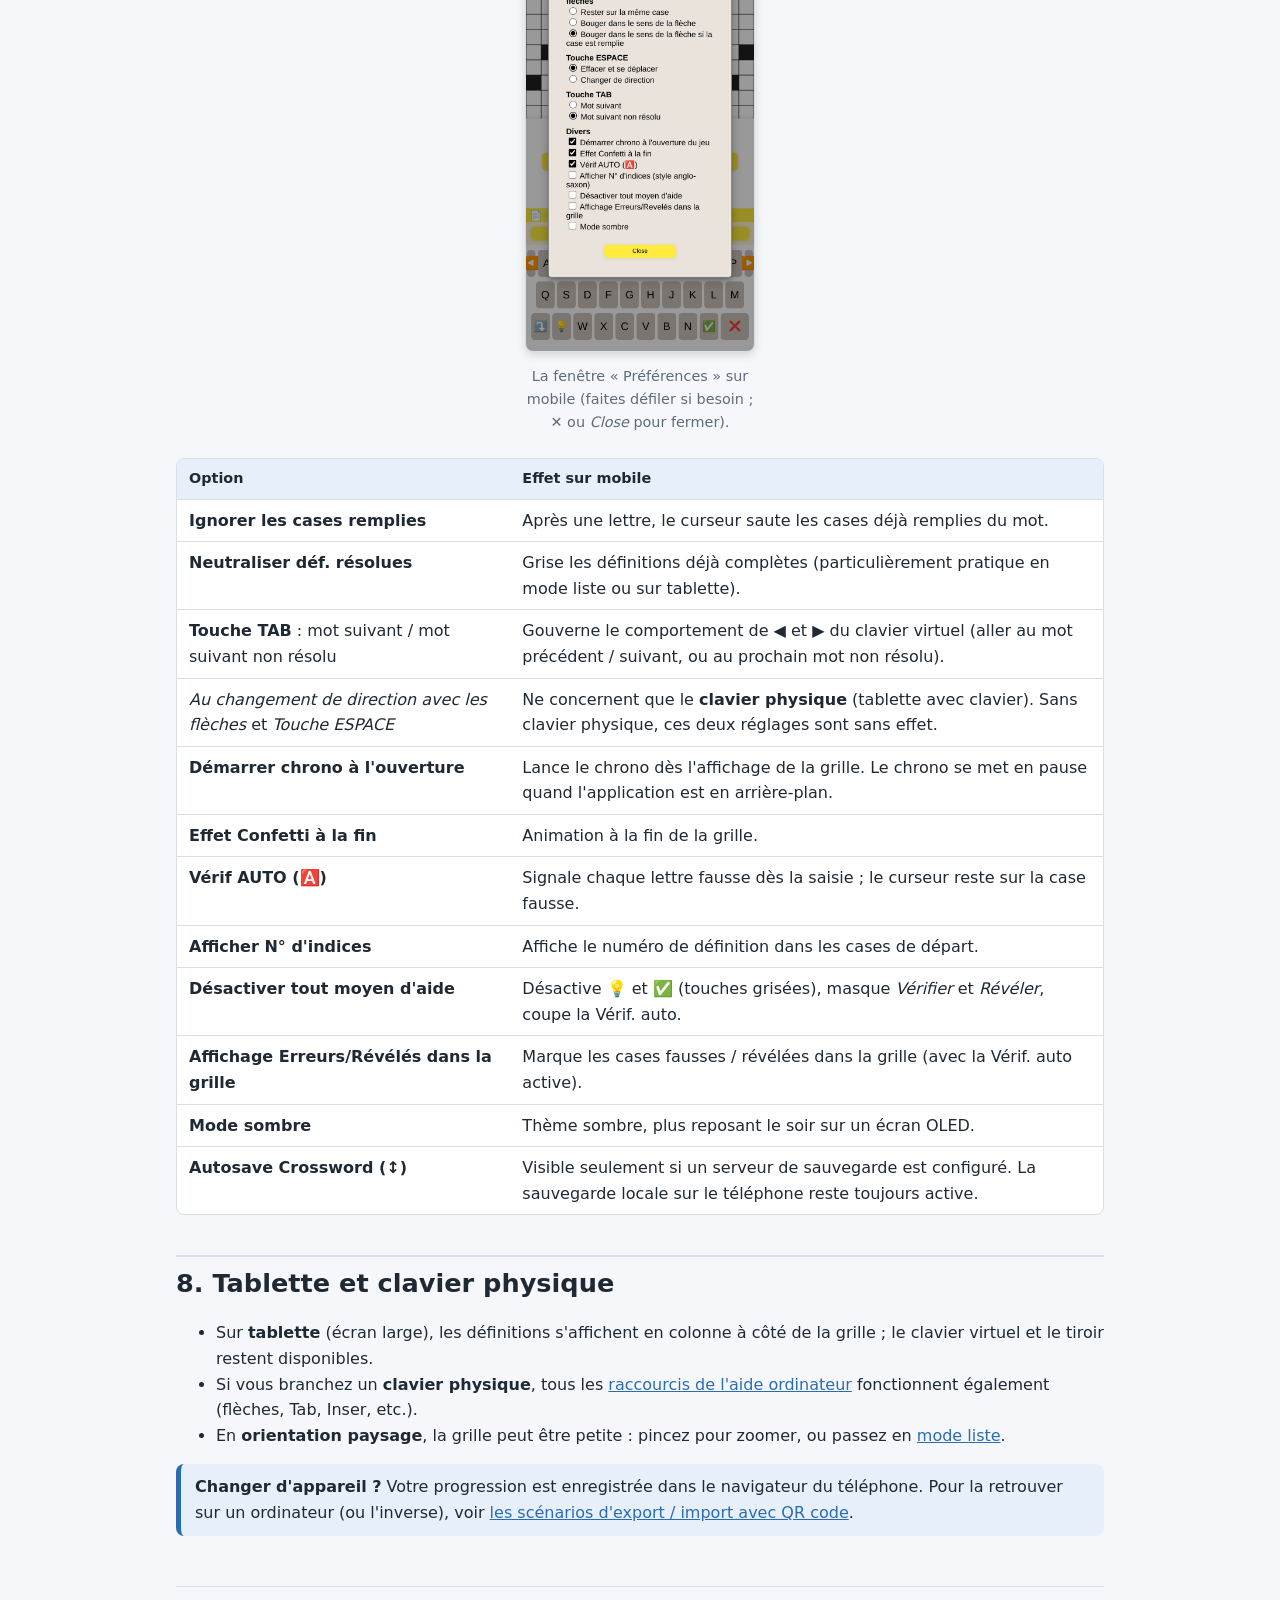
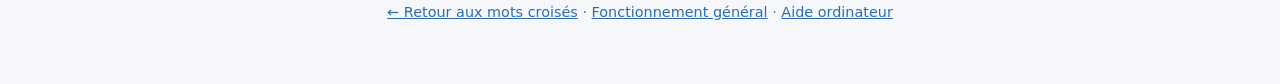
<file: help/aide-mobile.html>
<!DOCTYPE html>
<html lang="fr">
<head>
  <meta charset="UTF-8">
  <meta name="viewport" content="width=device-width, initial-scale=1">
  <title>Aide NexPlay — Mobile et tablette</title>
  <link rel="icon" type="image/svg+xml" href="../images/nexplay.svg">
  <link rel="stylesheet" href="aide.css">
</head>
<body>
<header class="topbar">
  <div class="wrap">
    <div class="brand"><a href="../nexplay.html">🧩 NexPlay · Aide</a></div>
    <nav class="tabs" aria-label="Pages d'aide">
      <a href="aide.html">Fonctionnement général</a>
      <a href="aide-bureau.html">Ordinateur</a>
      <a href="aide-mobile.html" aria-current="page">Mobile / tablette</a>
    </nav>
  </div>
</header>

<main class="wrap">
  <h1>📱 Jouer sur mobile ou tablette</h1>
  <p class="lead">Sur un écran tactile, NexPlay affiche sa propre disposition : la grille en haut, un <strong>clavier virtuel intégré</strong> en bas, et un tiroir de boutons que l'on fait glisser. Le clavier du téléphone n'est pas utilisé.</p>

  <div class="toc">
    <strong>Sur cette page</strong>
    <ol>
      <li><a href="#ecran">L'écran de jeu</a></li>
      <li><a href="#clavier">Le clavier virtuel et ses touches spéciales</a></li>
      <li><a href="#triche">Touches d'aide : avec ou sans « triche »</a></li>
      <li><a href="#gestes">Toucher, zoomer, déplacer</a></li>
      <li><a href="#liste">Mode liste / mode grille</a></li>
      <li><a href="#tiroir">Le tiroir : menus, options, statistiques</a></li>
      <li><a href="#options">Les options sur mobile</a></li>
      <li><a href="#tablette">Tablette et clavier physique</a></li>
    </ol>
  </div>

  <!-- ===================================================== -->
  <h2 id="ecran">1. L'écran de jeu</h2>
  <div class="phones">
    <figure>
      <img src="img/mobile-main.png" alt="Écran de jeu mobile : définition, grille, mot en cours et clavier virtuel" loading="lazy">
      <figcaption>Écran principal : de haut en bas, la définition, la grille, la barre jaune du mot en cours, la barre d'infos et le clavier.</figcaption>
    </figure>
  </div>
  <ul>
    <li><strong>Bandeau du haut</strong> : la définition du mot en cours.</li>
    <li><strong>Grille</strong> : touchez une case pour la sélectionner. Le mot en cours est en jaune, la case active en rouge. Une lettre <em>fausse</em> repérée par la vérification automatique est <strong>barrée</strong> (comme le « E » en haut à gauche sur la capture).</li>
    <li><strong>Barre jaune</strong> « <code>AUTOECOLE</code> » : les lettres déjà écrites du mot en cours, et des <code>_</code> pour les cases vides. À gauche, le petit symbole <strong>📄</strong> bascule entre mode grille et <a href="#liste">mode liste</a>.</li>
    <li><strong>Barre d'infos</strong> (la poignée du tiroir) : 🅰️ si la vérification auto est active, titre de la grille, et le <strong>chrono</strong>. Touchez-la ou faites-la glisser vers le haut pour ouvrir <a href="#tiroir">le tiroir</a>.</li>
    <li><strong>Clavier virtuel</strong> en bas</li>
  </ul>

  <!-- ===================================================== -->
  <h2 id="clavier">2. Le clavier virtuel et ses touches spéciales</h2>
  <p>Le clavier est volontairement différent d'un clavier classique : pas de chiffres, de ponctuation ni d'accents (inutiles en mots croisés), mais des touches de navigation et d'aide en plus.</p>

  <div style="text-align:center">
    <div class="vkb" aria-label="Schéma du clavier virtuel">
      <div class="r"><span class="big">◀</span><span>A</span><span>Z</span><span>E</span><span>R</span><span>T</span><span>Y</span><span>U</span><span>I</span><span>O</span><span>P</span><span class="big">▶</span></div>
      <div class="r"><span>Q</span><span>S</span><span>D</span><span>F</span><span>G</span><span>H</span><span>J</span><span>K</span><span>L</span><span>M</span></div>
      <div class="r"><span>⤵️</span><span>💡</span><span>W</span><span>X</span><span>C</span><span>V</span><span>B</span><span>N</span><span>✅</span><span class="big">❌</span></div>
    </div>
  </div>

  <h3>Lettres</h3>
  <p>Une touche = une lettre écrite dans la case active, puis le curseur passe à la case suivante du mot (en sautant les cases déjà remplies si l'option <em>Ignorer les cases remplies</em> est cochée).</p>
  <div class="note">Avec la <strong>Vérif. auto</strong> (🅰️), si la lettre est fausse, elle reste affichée (barrée) et le curseur <strong>ne bouge pas</strong> : corrigez-la directement en tapant une autre lettre.</div>

  <h3>Touches spéciales</h3>
  <div class="table-scroll"><table>
    <tr><th class="c" style="width:90px">Touche</th><th>Action</th><th>Remarques</th></tr>
    <tr><td class="c"><span class="vkb" style="padding:4px"><span class="big">◀</span></span></td><td>Va au <strong>mot précédent</strong>.</td><td>Respecte l'option « Touche TAB » (mot précédent <em>non résolu</em> ou simplement mot précédent). En <a href="#liste">mode liste</a>, elle recule d'<strong>une case</strong>.</td></tr>
    <tr><td class="c"><span class="vkb" style="padding:4px"><span class="big">▶</span></span></td><td>Va au <strong>mot suivant</strong>.</td><td>Même règle. En mode liste : avance d'une case.</td></tr>
    <tr><td class="c"><span class="vkb" style="padding:4px"><span>⤵️</span></span></td><td><strong>Change de direction</strong> (horizontal ⇄ vertical) pour la case active.</td><td>Équivalent de la touche Espace (option « changer de direction ») ou du double-clic sur ordinateur. Indispensable aux croisements.</td></tr>
    <tr><td class="c"><span class="vkb" style="padding:4px"><span>💡</span></span></td><td><strong>Appui court</strong> : révèle la <strong>lettre</strong> de la case active.<br><strong>Appui long</strong> (maintenir environ une demi-seconde) : révèle le <strong>mot</strong> entier.</td><td><span class="pill cheat">Compte comme « Révélé »</span> dans les statistiques.</td></tr>
    <tr><td class="c"><span class="vkb" style="padding:4px"><span>✅</span></span></td><td><strong>Appui long uniquement</strong> : révèle le <strong>mot</strong> en cours.</td><td><span class="pill safe">Ne compte PAS</span> comme triche : c'est un « accélérateur de frappe ». Un simple appui bref ne fait rien (pour éviter les fausses manœuvres).</td></tr>
    <tr><td class="c"><span class="vkb" style="padding:4px"><span class="big">❌</span></span></td><td><strong>Efface</strong> la case active et recule.<br><strong>Appui long</strong> (maintenir ~0,6 s) : efface en continu, case après case.</td><td>Si la lettre effacée était <em>fausse</em>, le curseur ne recule pas : vous pouvez retaper immédiatement dans la même case.</td></tr>
  </table></div>

  <div class="warn">
    <strong>⚠ Attention aux deux ampoules / cases à cocher :</strong>
    <strong>💡</strong> compte comme une triche, <strong>✅</strong> (appui long) n'en est pas une. Si vous voulez jouer « propre » tout en vous épargnant la frappe d'un mot que vous connaissez, utilisez <strong>✅ en appui long</strong>.
  </div>

  <!-- ===================================================== -->
  <h2 id="triche">3. Touches d'aide : avec ou sans « triche »</h2>
  <div class="table-scroll"><table>
    <tr><th>Geste</th><th>Résultat</th><th class="c">Compté dans « Révélés »</th></tr>
    <tr><td>💡 appui court</td><td>Lettre révélée</td><td class="c"><span class="no">OUI</span></td></tr>
    <tr><td>💡 appui long</td><td>Mot révélé</td><td class="c"><span class="no">OUI</span> (lettres qui n'étaient pas déjà justes)</td></tr>
    <tr><td>✅ appui long</td><td>Mot révélé</td><td class="c"><span class="yes">NON</span></td></tr>
    <tr><td>Menu <em>Révéler</em> › Lettre / Mot / Grille</td><td>Lettre, mot ou grille révélés</td><td class="c"><span class="no">OUI</span></td></tr>
    <tr><td>Menu <em>Vérifier</em> › Lettre / Mot / Grille</td><td>Lettres fausses marquées</td><td class="c">— (ajoute aux <strong>Erreurs</strong>)</td></tr>
    <tr><td>Vérif. auto (🅰️)</td><td>Chaque lettre fausse est signalée à la frappe</td><td class="c">— (ajoute aux <strong>Erreurs</strong>)</td></tr>
  </table></div>
  <div class="tip">Vous voulez un défi sans aucune aide ? Dans <strong>Options</strong>, cochez « <em>Désactiver tout moyen d'aide</em> » : les touches 💡 et ✅ deviennent inactives (grisées) et les menus <em>Vérifier</em> / <em>Révéler</em> disparaissent.</div>

  <!-- ===================================================== -->
  <h2 id="gestes">4. Toucher, zoomer, déplacer</h2>
  <ul>
    <li><strong>Toucher une case</strong> : la sélectionne, ainsi que le mot qui la traverse. Pour changer de direction sur une case de croisement, utilisez la touche <strong>⤵️</strong> du clavier.</li>
    <li><strong>Pincer avec deux doigts sur la grille</strong> : zoom avant / arrière (très utile sur les grandes grilles ou pour viser une petite case).</li>
    <li><strong>Glisser un doigt sur la grille zoomée</strong> : déplace la grille.</li>
    <li>Le pincement est <strong>volontairement bloqué sur le clavier</strong> pour ne pas zoomer la page par erreur.</li>
    <li><strong>Glisser la barre d'infos vers le haut</strong> : ouvre le tiroir ; <strong>vers le bas</strong> : le referme.</li>
  </ul>

  <!-- ===================================================== -->
  <h2 id="liste">5. Mode liste / mode grille</h2>
  <p>Sur appareil mobile, deux façons de voir les définitions :</p>
  <div class="side">
    <div>
      <h3>▦ Mode grille (par défaut)</h3>
      <p>La grille complète est visible ; vous touchez les cases. Idéal pour avoir une vision d'ensemble et exploiter les croisements. Sur un grand écran (tablette), les définitions apparaissent aussi à côté de la grille.</p>
    </div>
    <div>
      <h3>☰ Mode liste</h3>
      <p>Idée inspirée du site de jeux "amuselabs.com": La grille laisse place à la <strong>liste des définitions</strong> (HORIZONTALEMENT, puis VERTICALEMENT). Sous chaque définition, une rangée de petites cases montre les lettres déjà trouvées. Idéal quand la grille est trop petite pour vos doigts, ou pour parcourir les définitions à la suite.</p>
    </div>
  </div>
  <div class="phones">
    <figure>
      <img src="img/mobile-list.png" alt="Mode liste : définitions avec leur rangée de cases" loading="lazy">
      <figcaption>Le mode liste. La définition active est mise en évidence, et le clavier reste disponible.</figcaption>
    </figure>
  </div>
  <h3>Comment basculer</h3>
  <ul>
    <li>Touchez le symbole <strong>📄</strong> à gauche de la barre jaune du mot en cours (il change d'aspect en mode liste) ;</li>
    <li>ou ouvrez le <a href="#tiroir">tiroir</a> et touchez le bouton <strong>List</strong> (devenu <strong>Grid</strong> en mode liste).</li>
  </ul>
  <h3>Utiliser le mode liste</h3>
  <ul>
    <li><strong>Touchez une définition</strong> pour la sélectionner : le clavier écrit dans ce mot.</li>
    <li><strong>◀ ▶</strong> déplacent le curseur <strong>d'une case</strong> dans le mot (au lieu de sauter de mot en mot comme en mode grille).</li>
    <li>La liste s'ouvre sur la définition active, et les lettres que vous écrivez s'y affichent aussitôt (y compris celles des croisements).</li>
  </ul>

  <!-- ===================================================== -->
  <h2 id="tiroir">6. Le tiroir : menus, options, statistiques</h2>
  <p>Le tiroir est le panneau de boutons caché sous la barre d'infos. Pour l'ouvrir : <strong>touchez</strong> la barre d'infos (celle qui contient le chrono) ou <strong>faites-la glisser vers le haut</strong>.</p>
  <div class="phones">
    <figure>
      <img src="img/mobile-drawer.png" alt="Tiroir ouvert : titre, statistiques et boutons Grille, Vérifier, Révéler, Options, List" loading="lazy">
      <figcaption>Le tiroir ouvert : titre, statistiques puis les boutons.</figcaption>
    </figure>
  </div>

  <h3>📊 Les statistiques</h3>
  <p>La ligne affichée dans le tiroir donne en un coup d'œil :</p>
  <p><code>Révélés: 3 (1%) • Erreurs: 5 (2%) • Avancement: 42%</code></p>
  <ul>
    <li><strong>Révélés</strong> : nombre de cases où la solution vous a été donnée (voir le tableau du §3) et leur part de la grille.</li>
    <li><strong>Erreurs</strong> : nombre de cases où une lettre fausse a été détectée par <em>Vérifier</em> ou par la Vérif. auto.</li>
    <li><strong>Avancement</strong> : pourcentage de la grille rempli avec les <em>bonnes</em> lettres.</li>
  </ul>
  <p>Les statistiques se mettent à jour <strong>à l'ouverture du tiroir</strong> (sur mobile, elles ne sont pas recalculées en permanence pour économiser la batterie). Refermez puis rouvrez le tiroir pour les rafraîchir.</p>

  <h3>Les boutons</h3>
  <div class="table-scroll"><table>
    <tr><th>Bouton</th><th>Rôle</th></tr>
    <tr><td><strong>Grille ⌄</strong></td><td>Infos, Notes, Open…, Imprimer (PDF), Sauvegarder (iPUZ), Redémarrer.</td></tr>
    <tr><td><strong>Vérifier ⌄</strong></td><td>Vérifie la <em>lettre</em>, le <em>mot</em> ou la <em>grille</em> (ne donne pas la réponse). Masqué quand la Vérif. auto est active.</td></tr>
    <tr><td><strong>Révéler ⌄</strong></td><td>Révèle la <em>lettre</em>, le <em>mot</em> ou la <em>grille</em> (compte comme triche).</td></tr>
    <tr><td><strong>Options</strong></td><td>Ouvre la fenêtre des préférences (voir ci-dessous).</td></tr>
    <tr><td><strong>List / Grid</strong></td><td>Bascule entre <a href="#liste">mode liste et mode grille</a>.</td></tr>
  </table></div>

  <!-- ===================================================== -->
  <h2 id="options">7. Les options sur mobile</h2>
  <p>Touchez <strong>Options</strong> dans le tiroir. Les réglages sont enregistrés immédiatement et conservés d'une grille à l'autre.</p>
  <div class="phones">
    <figure>
      <img src="img/mobile-settings.png" alt="Fenêtre des préférences sur mobile" loading="lazy">
      <figcaption>La fenêtre « Préférences » sur mobile (faites défiler si besoin ; ✕ ou <em>Close</em> pour fermer).</figcaption>
    </figure>
  </div>
  <div class="table-scroll"><table>
    <tr><th style="width:36%">Option</th><th>Effet sur mobile</th></tr>
    <tr><td><strong>Ignorer les cases remplies</strong></td><td>Après une lettre, le curseur saute les cases déjà remplies du mot.</td></tr>
    <tr><td><strong>Neutraliser déf. résolues</strong></td><td>Grise les définitions déjà complètes (particulièrement pratique en mode liste ou sur tablette).</td></tr>
    <tr><td><strong>Touche TAB</strong> : mot suivant / mot suivant non résolu</td><td>Gouverne le comportement de <strong>◀</strong> et <strong>▶</strong> du clavier virtuel (aller au mot précédent / suivant, ou au prochain mot non résolu).</td></tr>
    <tr><td><em>Au changement de direction avec les flèches</em> et <em>Touche ESPACE</em></td><td>Ne concernent que le <strong>clavier physique</strong> (tablette avec clavier). Sans clavier physique, ces deux réglages sont sans effet.</td></tr>
    <tr><td><strong>Démarrer chrono à l'ouverture</strong></td><td>Lance le chrono dès l'affichage de la grille. Le chrono se met en pause quand l'application est en arrière-plan.</td></tr>
    <tr><td><strong>Effet Confetti à la fin</strong></td><td>Animation à la fin de la grille.</td></tr>
    <tr><td><strong>Vérif AUTO (🅰️)</strong></td><td>Signale chaque lettre fausse dès la saisie ; le curseur reste sur la case fausse.</td></tr>
    <tr><td><strong>Afficher N° d'indices</strong></td><td>Affiche le numéro de définition dans les cases de départ.</td></tr>
    <tr><td><strong>Désactiver tout moyen d'aide</strong></td><td>Désactive 💡 et ✅ (touches grisées), masque <em>Vérifier</em> et <em>Révéler</em>, coupe la Vérif. auto.</td></tr>
    <tr><td><strong>Affichage Erreurs/Révélés dans la grille</strong></td><td>Marque les cases fausses / révélées dans la grille (avec la Vérif. auto active).</td></tr>
    <tr><td><strong>Mode sombre</strong></td><td>Thème sombre, plus reposant le soir sur un écran OLED.</td></tr>
    <tr><td><strong>Autosave Crossword (↕️)</strong></td><td>Visible seulement si un serveur de sauvegarde est configuré. La sauvegarde locale sur le téléphone reste toujours active.</td></tr>
  </table></div>

  <!-- ===================================================== -->
  <h2 id="tablette">8. Tablette et clavier physique</h2>
  <ul>
    <li>Sur <strong>tablette</strong> (écran large), les définitions s'affichent en colonne à côté de la grille ; le clavier virtuel et le tiroir restent disponibles.</li>
    <li>Si vous branchez un <strong>clavier physique</strong>, tous les <a href="aide-bureau.html#clavier">raccourcis de l'aide ordinateur</a> fonctionnent également (flèches, Tab, Inser, etc.).</li>
    <li>En <strong>orientation paysage</strong>, la grille peut être petite : pincez pour zoomer, ou passez en <a href="#liste">mode liste</a>.</li>
  </ul>

  <div class="note">
    <strong>Changer d'appareil ?</strong> Votre progression est enregistrée dans le navigateur du téléphone. Pour la retrouver sur un ordinateur (ou l'inverse), voir
    <a href="aide.html#scenarios">les scénarios d'export / import avec QR code</a>.
  </div>

  <footer>
    <a href="../nexplay.html">← Retour aux mots croisés</a> ·
    <a href="aide.html">Fonctionnement général</a> ·
    <a href="aide-bureau.html">Aide ordinateur</a>
  </footer>
</main>
</body>
</html>
</file>
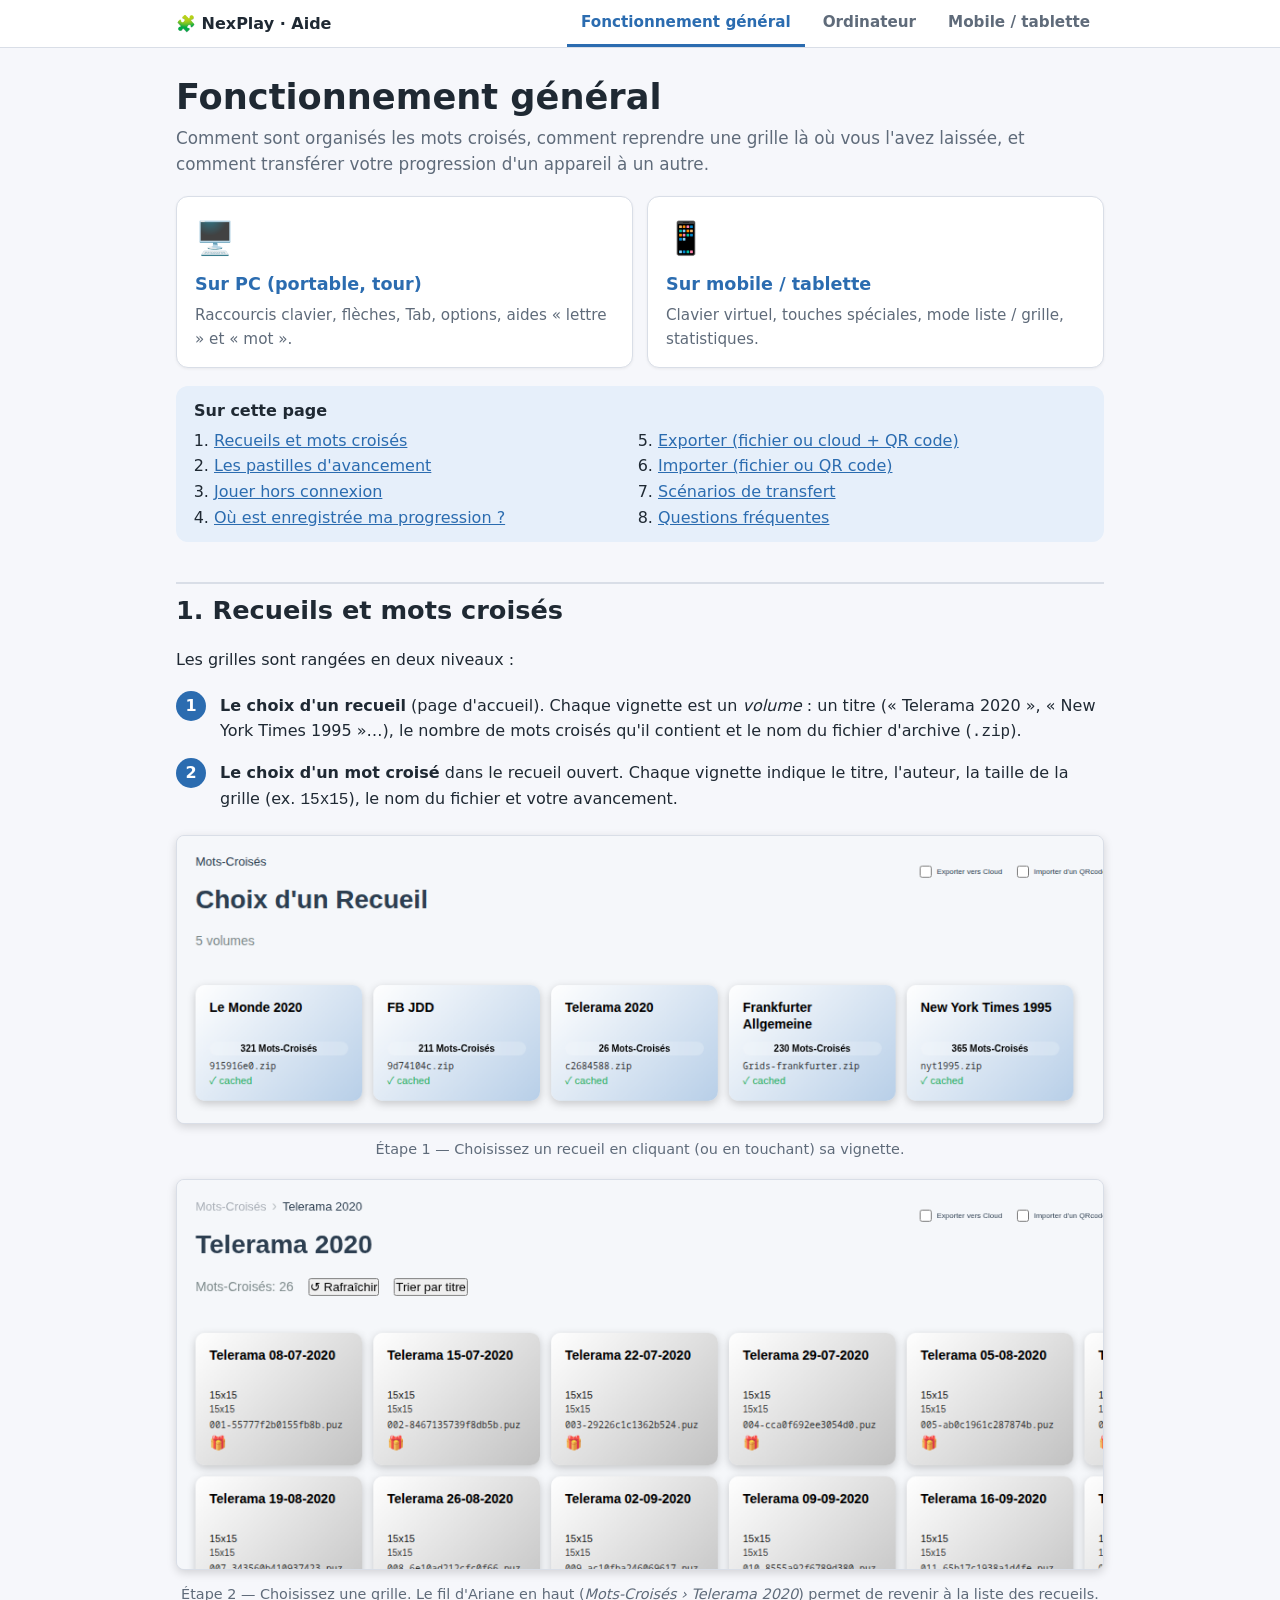
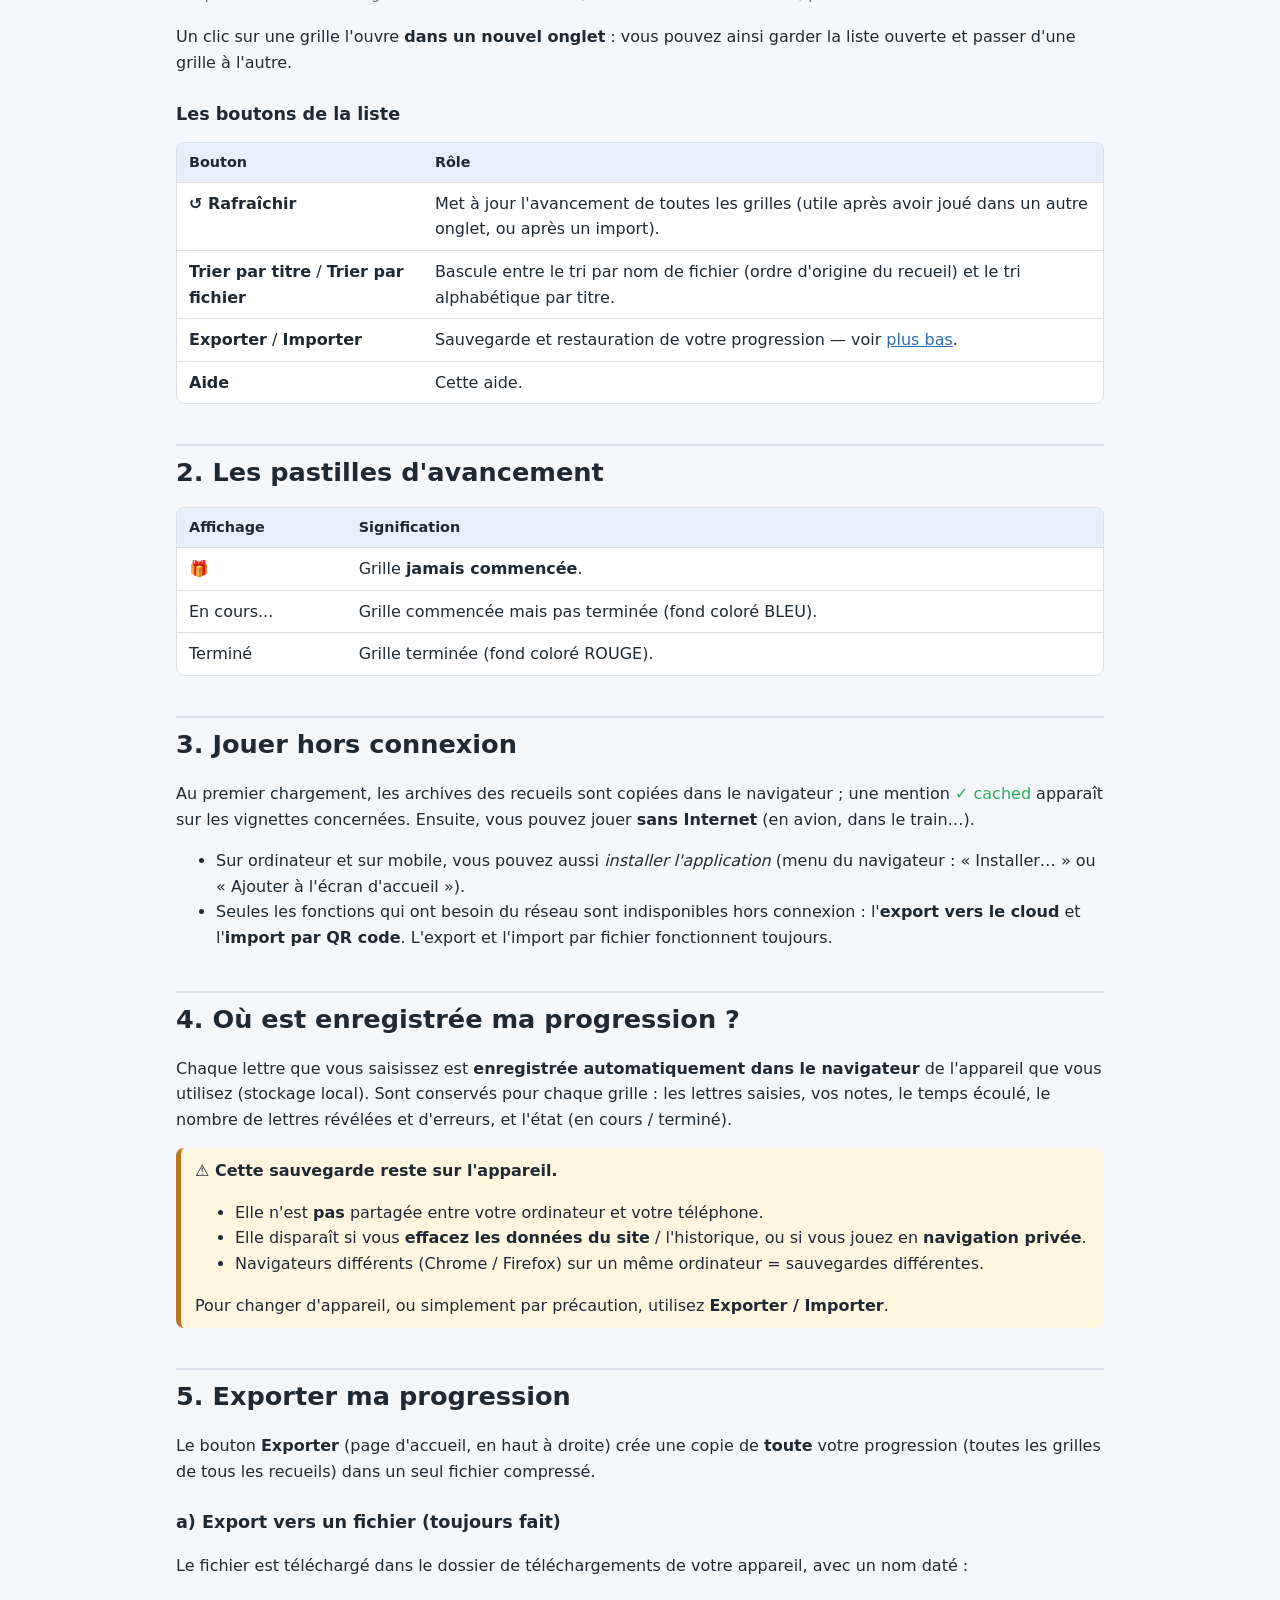
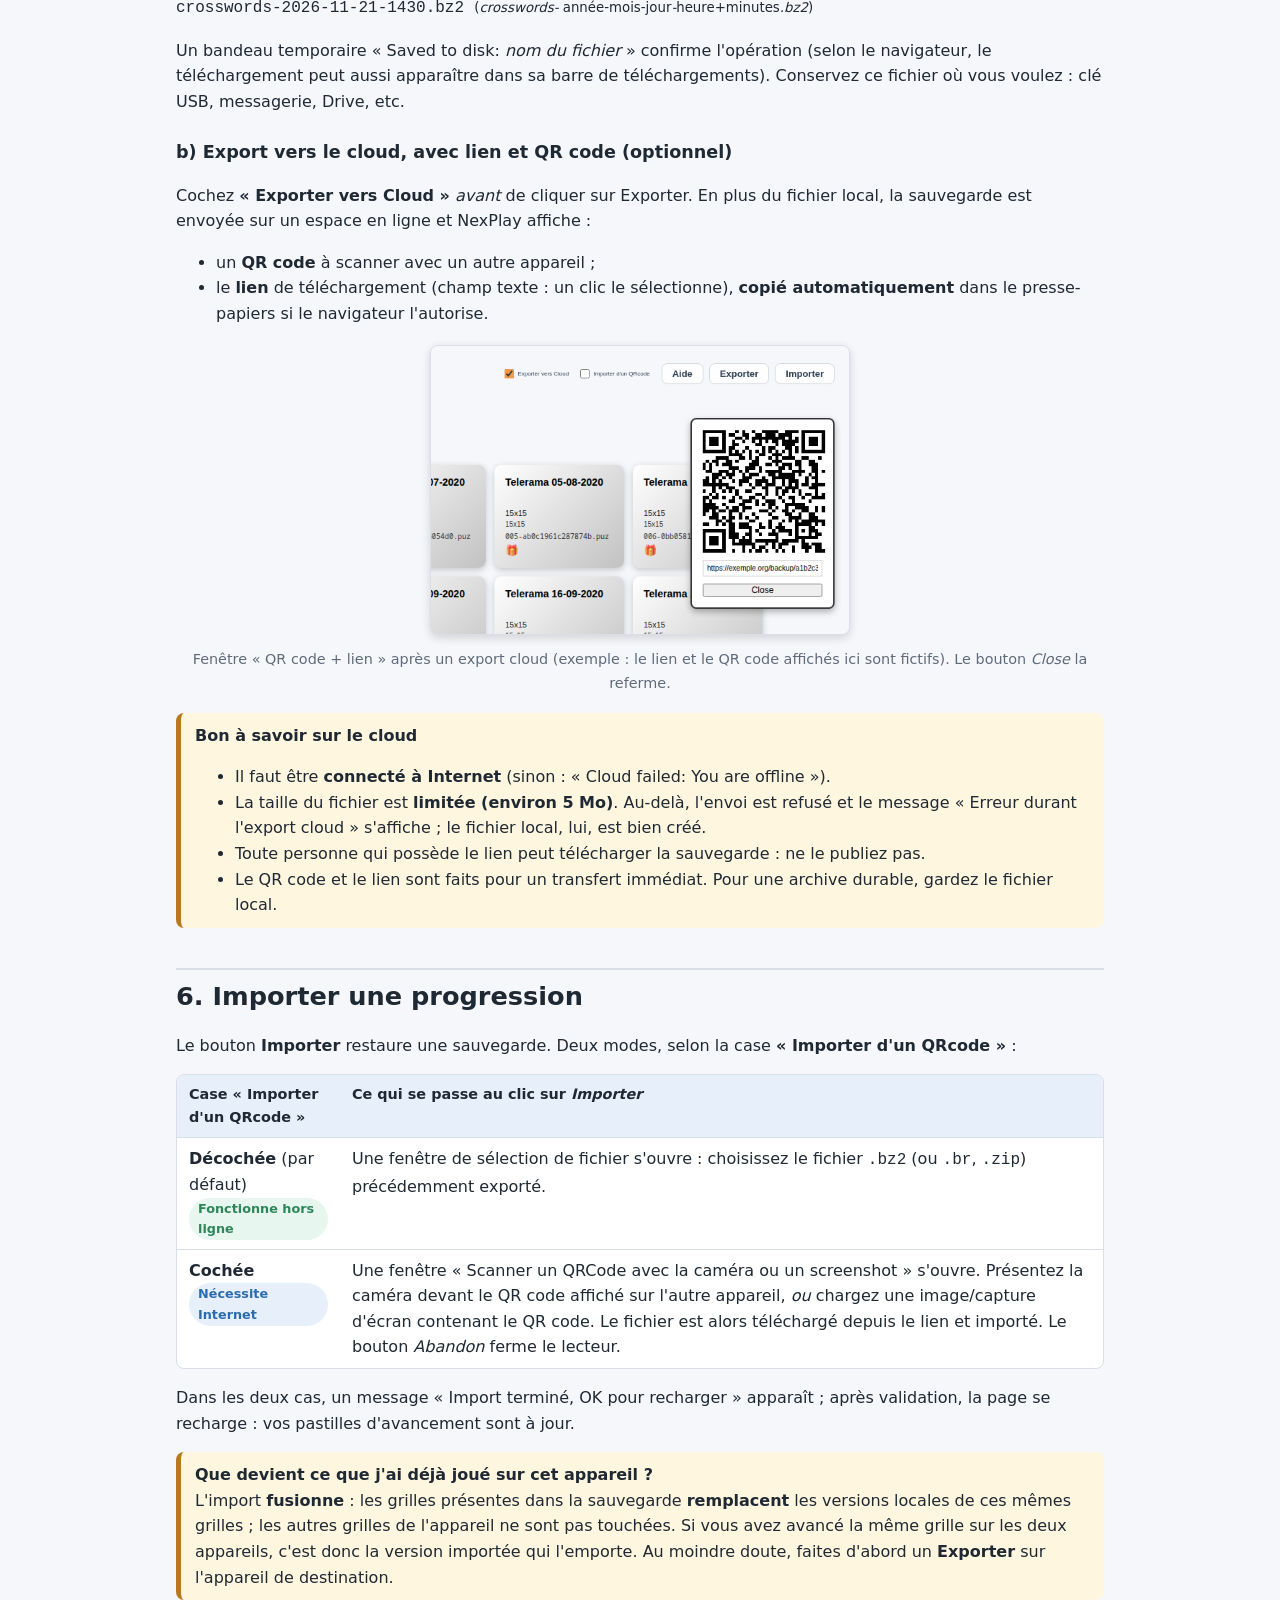
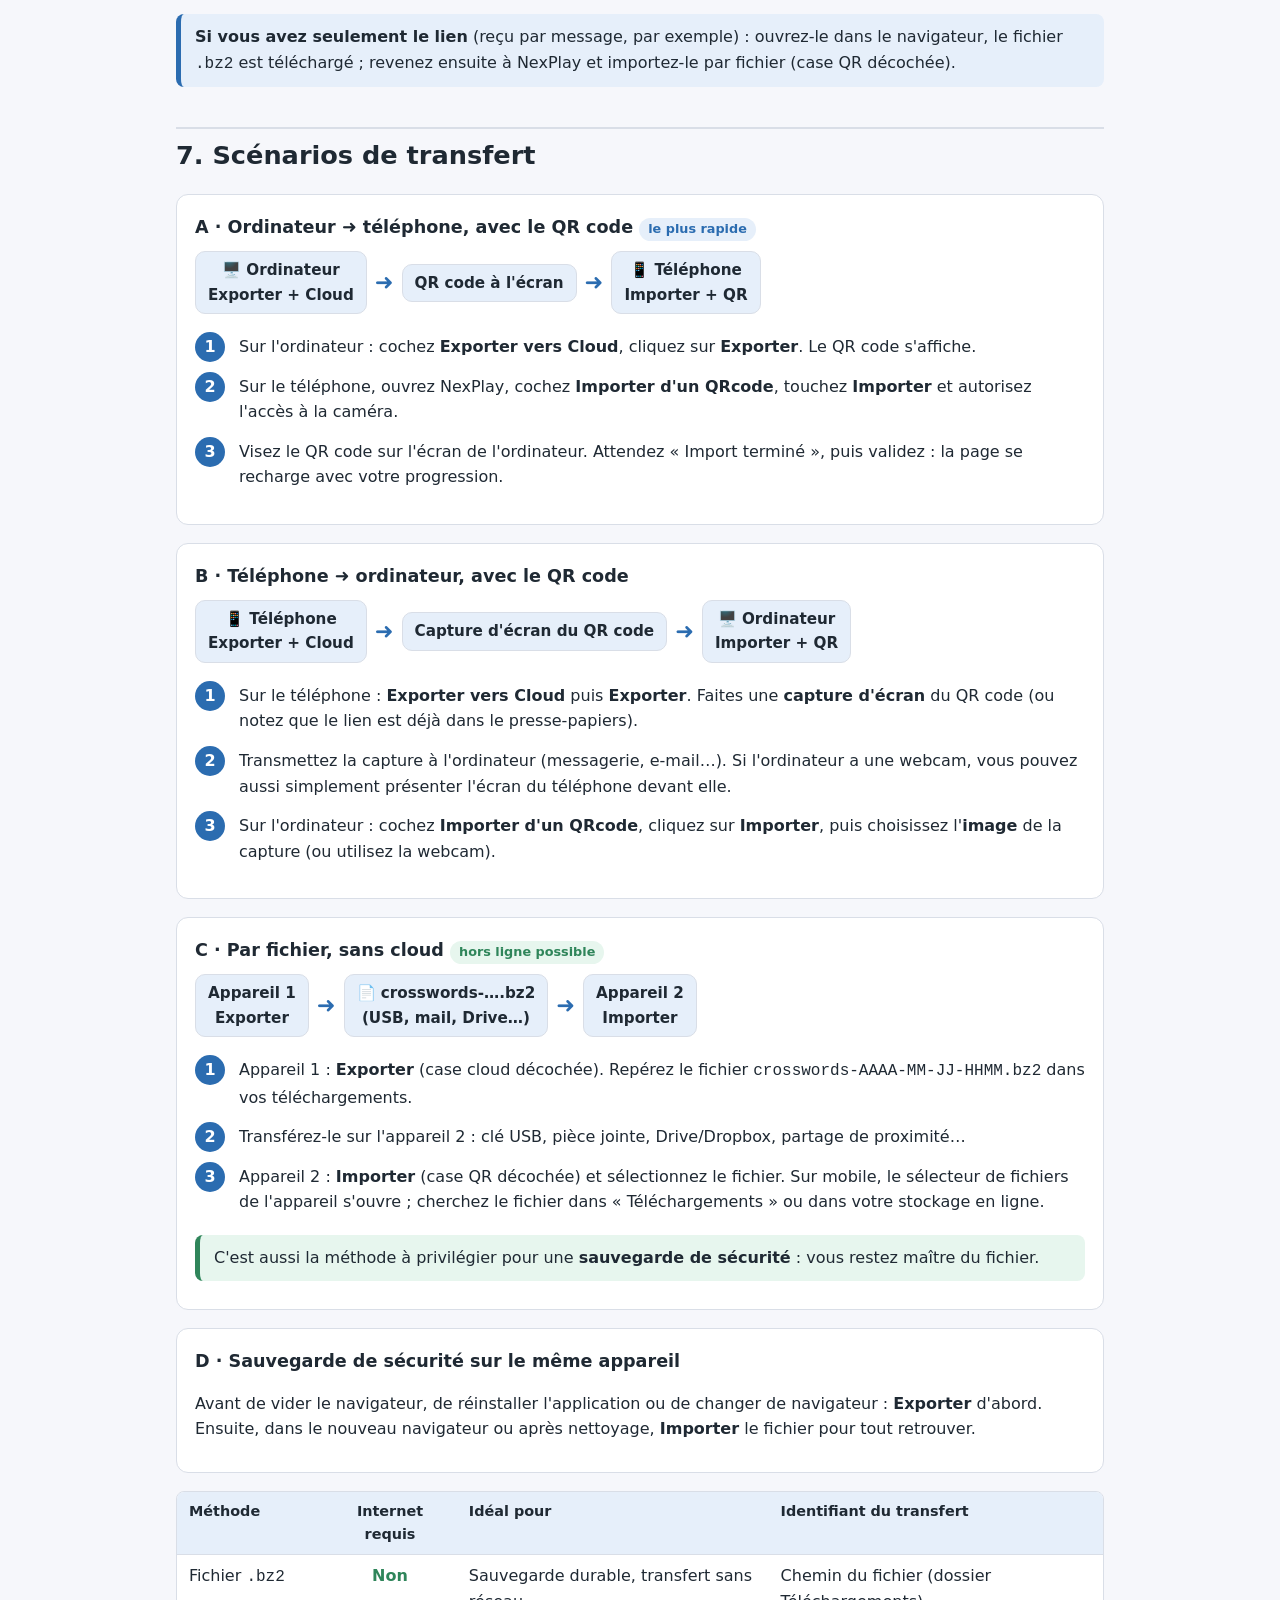
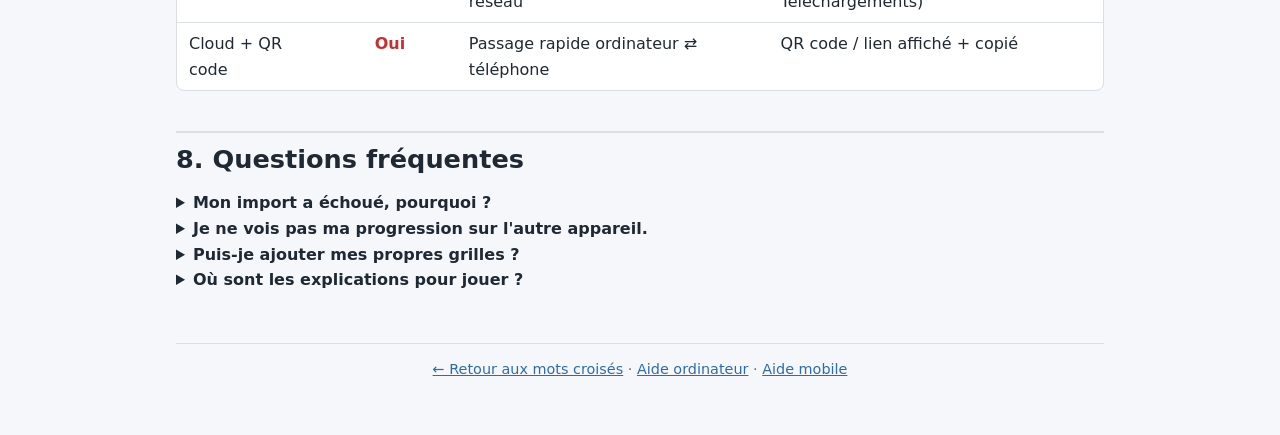
<file: help/aide.html>
<!DOCTYPE html>
<html lang="fr">
<head>
  <meta charset="UTF-8">
  <meta name="viewport" content="width=device-width, initial-scale=1">
  <title>Aide NexPlay — Fonctionnement général</title>
  <link rel="icon" type="image/svg+xml" href="../images/nexplay.svg">
  <link rel="stylesheet" href="aide.css">
</head>
<body>
<header class="topbar">
  <div class="wrap">
    <div class="brand"><a href="../nexplay.html">🧩 NexPlay · Aide</a></div>
    <nav class="tabs" aria-label="Pages d'aide">
      <a href="aide.html" aria-current="page">Fonctionnement général</a>
      <a href="aide-bureau.html">Ordinateur</a>
      <a href="aide-mobile.html">Mobile / tablette</a>
    </nav>
  </div>
</header>

<main class="wrap">
  <h1>Fonctionnement général</h1>
  <p class="lead">Comment sont organisés les mots croisés, comment reprendre une grille là où vous l'avez laissée, et comment transférer votre progression d'un appareil à un autre.</p>

  <div class="cards">
    <a class="card" href="aide-bureau.html"><div class="ico">🖥️</div><h3>Sur PC (portable, tour)</h3><p>Raccourcis clavier, flèches, Tab, options, aides « lettre » et « mot ».</p></a>
    <a class="card" href="aide-mobile.html"><div class="ico">📱</div><h3>Sur mobile / tablette</h3><p>Clavier virtuel, touches spéciales, mode liste / grille, statistiques.</p></a>
  </div>

  <div class="toc">
    <strong>Sur cette page</strong>
    <ol>
      <li><a href="#organisation">Recueils et mots croisés</a></li>
      <li><a href="#statuts">Les pastilles d'avancement</a></li>
      <li><a href="#hors-ligne">Jouer hors connexion</a></li>
      <li><a href="#sauvegarde">Où est enregistrée ma progression ?</a></li>
      <li><a href="#export">Exporter (fichier ou cloud + QR code)</a></li>
      <li><a href="#import">Importer (fichier ou QR code)</a></li>
      <li><a href="#scenarios">Scénarios de transfert</a></li>
      <li><a href="#faq">Questions fréquentes</a></li>
    </ol>
  </div>

  <!-- ===================================================== -->
  <h2 id="organisation">1. Recueils et mots croisés</h2>
  <p>Les grilles sont rangées en deux niveaux :</p>
  <ol class="steps">
    <li><strong>Le choix d'un recueil</strong> (page d'accueil). Chaque vignette est un <em>volume</em> : un titre (« Telerama 2020 », « New York Times 1995 »…), le nombre de mots croisés qu'il contient et le nom du fichier d'archive (<code>.zip</code>).</li>
    <li><strong>Le choix d'un mot croisé</strong> dans le recueil ouvert. Chaque vignette indique le titre, l'auteur, la taille de la grille (ex. <code>15x15</code>), le nom du fichier et votre avancement.</li>
  </ol>

  <figure>
    <img src="img/volumes.png" alt="Page d'accueil : la liste des cinq recueils" loading="lazy">
    <figcaption>Étape 1 — Choisissez un recueil en cliquant (ou en touchant) sa vignette.</figcaption>
  </figure>

  <figure>
    <img src="img/crosswords.png" alt="Liste des mots croisés d'un recueil avec le fil d'Ariane et les boutons Rafraîchir et Trier" loading="lazy">
    <figcaption>Étape 2 — Choisissez une grille. Le fil d'Ariane en haut (<em>Mots-Croisés › Telerama 2020</em>) permet de revenir à la liste des recueils.</figcaption>
  </figure>

  <p>Un clic sur une grille l'ouvre <strong>dans un nouvel onglet</strong> : vous pouvez ainsi garder la liste ouverte et passer d'une grille à l'autre.</p>

  <h3>Les boutons de la liste</h3>
  <div class="table-scroll"><table>
    <tr><th>Bouton</th><th>Rôle</th></tr>
    <tr><td><strong>↺ Rafraîchir</strong></td><td>Met à jour l'avancement de toutes les grilles (utile après avoir joué dans un autre onglet, ou après un import).</td></tr>
    <tr><td><strong>Trier par titre</strong> / <strong>Trier par fichier</strong></td><td>Bascule entre le tri par nom de fichier (ordre d'origine du recueil) et le tri alphabétique par titre.</td></tr>
    <tr><td><strong>Exporter</strong> / <strong>Importer</strong></td><td>Sauvegarde et restauration de votre progression — voir <a href="#export">plus bas</a>.</td></tr>
    <tr><td><strong>Aide</strong></td><td>Cette aide.</td></tr>
  </table></div>

  <!-- ===================================================== -->
  <h2 id="statuts">2. Les pastilles d'avancement</h2>
  <div class="table-scroll"><table>
    <tr><th>Affichage</th><th>Signification</th></tr>
    <tr><td>🎁</td><td>Grille <strong>jamais commencée</strong>.</td></tr>
    <tr><td>En cours...</td><td>Grille commencée mais pas terminée (fond coloré BLEU).</td></tr>
    <tr><td>Terminé</td><td>Grille terminée (fond coloré ROUGE).</td></tr>
  </table></div>

  <!-- ===================================================== -->
  <h2 id="hors-ligne">3. Jouer hors connexion</h2>
  <p>Au premier chargement, les archives des recueils sont copiées dans le navigateur ; une mention <span style="color:#27ae60">✓ cached</span> apparaît sur les vignettes concernées. Ensuite, vous pouvez jouer <strong>sans Internet</strong> (en avion, dans le train…).</p>
  <ul>
    <li>Sur ordinateur et sur mobile, vous pouvez aussi <em>installer l'application</em> (menu du navigateur : « Installer… » ou « Ajouter à l'écran d'accueil »).</li>
    <li>Seules les fonctions qui ont besoin du réseau sont indisponibles hors connexion : l'<strong>export vers le cloud</strong> et l'<strong>import par QR code</strong>. L'export et l'import par fichier fonctionnent toujours.</li>
  </ul>

  <!-- ===================================================== -->
  <h2 id="sauvegarde">4. Où est enregistrée ma progression ?</h2>
  <p>Chaque lettre que vous saisissez est <strong>enregistrée automatiquement dans le navigateur</strong> de l'appareil que vous utilisez (stockage local). Sont conservés pour chaque grille : les lettres saisies, vos notes, le temps écoulé, le nombre de lettres révélées et d'erreurs, et l'état (en cours / terminé).</p>

  <div class="warn">
    <strong>⚠ Cette sauvegarde reste sur l'appareil.</strong>
    <ul>
      <li>Elle n'est <strong>pas</strong> partagée entre votre ordinateur et votre téléphone.</li>
      <li>Elle disparaît si vous <strong>effacez les données du site</strong> / l'historique, ou si vous jouez en <strong>navigation privée</strong>.</li>
      <li>Navigateurs différents (Chrome / Firefox) sur un même ordinateur = sauvegardes différentes.</li>
    </ul>
    Pour changer d'appareil, ou simplement par précaution, utilisez <strong>Exporter / Importer</strong>.
  </div>


  <!-- ===================================================== -->
  <h2 id="export">5. Exporter ma progression</h2>
  <p>Le bouton <strong>Exporter</strong> (page d'accueil, en haut à droite) crée une copie de <strong>toute</strong> votre progression (toutes les grilles de tous les recueils) dans un seul fichier compressé.</p>

  <h3>a) Export vers un fichier (toujours fait)</h3>
  <p>Le fichier est téléchargé dans le dossier de téléchargements de votre appareil, avec un nom daté :</p>
  <p><code>crosswords-2026-11-21-1430.bz2</code> &nbsp;<small>(<em>crosswords-</em> année-mois-jour<em>-</em>heure+minutes<em>.bz2</em>)</small></p>
  <p>Un bandeau temporaire « Saved to disk: <em>nom du fichier</em> » confirme l'opération (selon le navigateur, le téléchargement peut aussi apparaître dans sa barre de téléchargements). Conservez ce fichier où vous voulez : clé USB, messagerie, Drive, etc.</p>

  <h3>b) Export vers le cloud, avec lien et QR code (optionnel)</h3>
  <p>Cochez <strong>« Exporter vers Cloud »</strong> <em>avant</em> de cliquer sur Exporter. En plus du fichier local, la sauvegarde est envoyée sur un espace en ligne et NexPlay affiche :</p>
  <ul>
    <li>un <strong>QR code</strong> à scanner avec un autre appareil ;</li>
    <li>le <strong>lien</strong> de téléchargement (champ texte : un clic le sélectionne), <strong>copié automatiquement</strong> dans le presse-papiers si le navigateur l'autorise.</li>
  </ul>
  <figure>
    <img src="img/qr-export.png" alt="Fenêtre affichant un QR code et le lien du fichier de sauvegarde" loading="lazy" style="max-width:420px">
    <figcaption>Fenêtre « QR code + lien » après un export cloud (exemple : le lien et le QR code affichés ici sont fictifs). Le bouton <em>Close</em> la referme.</figcaption>
  </figure>
  <div class="warn">
    <strong>Bon à savoir sur le cloud</strong>
    <ul>
      <li>Il faut être <strong>connecté à Internet</strong> (sinon : « Cloud failed: You are offline »).</li>
      <li>La taille du fichier est <strong>limitée (environ 5 Mo)</strong>. Au-delà, l'envoi est refusé et le message « Erreur durant l'export cloud » s'affiche ; le fichier local, lui, est bien créé.</li>
      <li>Toute personne qui possède le lien peut télécharger la sauvegarde : ne le publiez pas.</li>
      <li>Le QR code et le lien sont faits pour un transfert immédiat. Pour une archive durable, gardez le fichier local.</li>
    </ul>
  </div>

  <!-- ===================================================== -->
  <h2 id="import">6. Importer une progression</h2>
  <p>Le bouton <strong>Importer</strong> restaure une sauvegarde. Deux modes, selon la case <strong>« Importer d'un QRcode »</strong> :</p>

  <div class="table-scroll"><table>
    <tr><th>Case « Importer d'un QRcode »</th><th>Ce qui se passe au clic sur <em>Importer</em></th></tr>
    <tr><td><strong>Décochée</strong> (par défaut)<br><span class="pill safe">Fonctionne hors ligne</span></td><td>Une fenêtre de sélection de fichier s'ouvre : choisissez le fichier <code>.bz2</code> (ou <code>.br</code>, <code>.zip</code>) précédemment exporté.</td></tr>
    <tr><td><strong>Cochée</strong><br><span class="pill">Nécessite Internet</span></td><td>Une fenêtre « Scanner un QRCode avec la caméra ou un screenshot » s'ouvre. Présentez la caméra devant le QR code affiché sur l'autre appareil, <em>ou</em> chargez une image/capture d'écran contenant le QR code. Le fichier est alors téléchargé depuis le lien et importé. Le bouton <em>Abandon</em> ferme le lecteur.</td></tr>
  </table></div>

  <p>Dans les deux cas, un message « Import terminé, OK pour recharger » apparaît ; après validation, la page se recharge : vos pastilles d'avancement sont à jour.</p>

  <div class="warn">
    <strong>Que devient ce que j'ai déjà joué sur cet appareil ?</strong><br>
    L'import <strong>fusionne</strong> : les grilles présentes dans la sauvegarde <strong>remplacent</strong> les versions locales de ces mêmes grilles ; les autres grilles de l'appareil ne sont pas touchées. Si vous avez avancé la même grille sur les deux appareils, c'est donc la version importée qui l'emporte. Au moindre doute, faites d'abord un <strong>Exporter</strong> sur l'appareil de destination.
  </div>

  <div class="note">
    <strong>Si vous avez seulement le lien</strong> (reçu par message, par exemple) : ouvrez-le dans le navigateur, le fichier <code>.bz2</code> est téléchargé ; revenez ensuite à NexPlay et importez-le par fichier (case QR décochée).
  </div>

  <!-- ===================================================== -->
  <h2 id="scenarios">7. Scénarios de transfert</h2>

  <div class="scenario">
    <h3>A · Ordinateur ➜ téléphone, avec le QR code <span class="pill">le plus rapide</span></h3>
    <div class="flow">
      <div class="box">🖥️ Ordinateur<br>Exporter + Cloud</div><div class="arrow">➜</div>
      <div class="box">QR code à l'écran</div><div class="arrow">➜</div>
      <div class="box">📱 Téléphone<br>Importer + QR</div>
    </div>
    <ol class="steps">
      <li>Sur l'ordinateur : cochez <strong>Exporter vers Cloud</strong>, cliquez sur <strong>Exporter</strong>. Le QR code s'affiche.</li>
      <li>Sur le téléphone, ouvrez NexPlay, cochez <strong>Importer d'un QRcode</strong>, touchez <strong>Importer</strong> et autorisez l'accès à la caméra.</li>
      <li>Visez le QR code sur l'écran de l'ordinateur. Attendez « Import terminé », puis validez : la page se recharge avec votre progression.</li>
    </ol>
  </div>

  <div class="scenario">
    <h3>B · Téléphone ➜ ordinateur, avec le QR code</h3>
    <div class="flow">
      <div class="box">📱 Téléphone<br>Exporter + Cloud</div><div class="arrow">➜</div>
      <div class="box">Capture d'écran du QR code</div><div class="arrow">➜</div>
      <div class="box">🖥️ Ordinateur<br>Importer + QR</div>
    </div>
    <ol class="steps">
      <li>Sur le téléphone : <strong>Exporter vers Cloud</strong> puis <strong>Exporter</strong>. Faites une <strong>capture d'écran</strong> du QR code (ou notez que le lien est déjà dans le presse-papiers).</li>
      <li>Transmettez la capture à l'ordinateur (messagerie, e-mail…). Si l'ordinateur a une webcam, vous pouvez aussi simplement présenter l'écran du téléphone devant elle.</li>
      <li>Sur l'ordinateur : cochez <strong>Importer d'un QRcode</strong>, cliquez sur <strong>Importer</strong>, puis choisissez l'<strong>image</strong> de la capture (ou utilisez la webcam).</li>
    </ol>
  </div>

  <div class="scenario">
    <h3>C · Par fichier, sans cloud <span class="pill safe">hors ligne possible</span></h3>
    <div class="flow">
      <div class="box">Appareil 1<br>Exporter</div><div class="arrow">➜</div>
      <div class="box">📄 crosswords-….bz2<br>(USB, mail, Drive…)</div><div class="arrow">➜</div>
      <div class="box">Appareil 2<br>Importer</div>
    </div>
    <ol class="steps">
      <li>Appareil 1 : <strong>Exporter</strong> (case cloud décochée). Repérez le fichier <code>crosswords-AAAA-MM-JJ-HHMM.bz2</code> dans vos téléchargements.</li>
      <li>Transférez-le sur l'appareil 2 : clé USB, pièce jointe, Drive/Dropbox, partage de proximité…</li>
      <li>Appareil 2 : <strong>Importer</strong> (case QR décochée) et sélectionnez le fichier. Sur mobile, le sélecteur de fichiers de l'appareil s'ouvre ; cherchez le fichier dans « Téléchargements » ou dans votre stockage en ligne.</li>
    </ol>
    <div class="tip">C'est aussi la méthode à privilégier pour une <strong>sauvegarde de sécurité</strong> : vous restez maître du fichier.</div>
  </div>

  <div class="scenario">
    <h3>D · Sauvegarde de sécurité sur le même appareil</h3>
    <p>Avant de vider le navigateur, de réinstaller l'application ou de changer de navigateur : <strong>Exporter</strong> d'abord. Ensuite, dans le nouveau navigateur ou après nettoyage, <strong>Importer</strong> le fichier pour tout retrouver.</p>
  </div>

  <div class="table-scroll"><table>
    <tr><th>Méthode</th><th class="c">Internet requis</th><th>Idéal pour</th><th>Identifiant du transfert</th></tr>
    <tr><td>Fichier <code>.bz2</code></td><td class="c"><span class="yes">Non</span></td><td>Sauvegarde durable, transfert sans réseau</td><td>Chemin du fichier (dossier Téléchargements)</td></tr>
    <tr><td>Cloud + QR code</td><td class="c"><span class="no">Oui</span></td><td>Passage rapide ordinateur ⇄ téléphone</td><td>QR code / lien affiché + copié</td></tr>
  </table></div>

  <!-- ===================================================== -->
  <h2 id="faq">8. Questions fréquentes</h2>
  <details>
    <summary><strong>Mon import a échoué, pourquoi ?</strong></summary>
    <ul>
      <li><em>« Le format de fichier doit être zip, bz2, br »</em> : le fichier choisi n'est pas une sauvegarde NexPlay.</li>
      <li><em>« Failed to process backup file »</em> : fichier corrompu ou incomplet (téléchargement interrompu ?).</li>
      <li>En mode QR code : vérifiez la connexion, l'autorisation de la caméra et que le QR code est net et entier.</li>
    </ul>
  </details>
  <details>
    <summary><strong>Je ne vois pas ma progression sur l'autre appareil.</strong></summary>
    <p>C'est normal tant que vous n'avez pas fait un export puis un import (voir scénarios ci-dessus). Après l'import, cliquez éventuellement sur <strong>↺ Rafraîchir</strong>.</p>
  </details>
  <details>
    <summary><strong>Puis-je ajouter mes propres grilles ?</strong></summary>
    <p>Oui, dans une grille ouverte, le menu <em>Grille › Open…</em> permet d'ouvrir un fichier PUZ, JPZ, XML, CFP ou iPUZ depuis votre appareil.</p>
  </details>
  <details>
    <summary><strong>Où sont les explications pour jouer ?</strong></summary>
    <p>Voir <a href="aide-bureau.html">l'aide ordinateur</a> ou <a href="aide-mobile.html">l'aide mobile / tablette</a>.</p>
  </details>

  <footer>
    <a href="../nexplay.html">← Retour aux mots croisés</a> ·
    <a href="aide-bureau.html">Aide ordinateur</a> ·
    <a href="aide-mobile.html">Aide mobile</a>
  </footer>
</main>
</body>
</html>
</file>
<file: help/aide.css>
/* Aide NexPlay — styles communs (responsive, mode sombre automatique) */
:root {
  --bg: #f6f7fb;
  --card: #ffffff;
  --text: #1f2933;
  --muted: #5f6b7a;
  --accent: #2b6cb0;
  --accent-soft: #e6effa;
  --warn: #b7791f;
  --warn-bg: #fff6e0;
  --ok: #2f855a;
  --ok-bg: #e7f6ee;
  --bad: #c53030;
  --bad-bg: #fdeaea;
  --border: #d9dee7;
  --key-bg: #fdfdfd;
  --key-shadow: #b9c0cc;
  --radius: 12px;
}
@media (prefers-color-scheme: dark) {
  :root {
    --bg: #14171c; --card: #1d2127; --text: #e6e9ee; --muted: #9aa5b4;
    --accent: #7db4f0; --accent-soft: #22303f; --warn: #f0c36b; --warn-bg: #3a3118;
    --ok: #6fd0a0; --ok-bg: #17302a; --bad: #f19090; --bad-bg: #3a1e1e;
    --border: #323841; --key-bg: #2a2f37; --key-shadow: #0c0e11;
  }
}

* { box-sizing: border-box; }
html { scroll-behavior: smooth; }
body {
  margin: 0; background: var(--bg); color: var(--text);
  font: 16px/1.6 system-ui, -apple-system, "Segoe UI", Roboto, sans-serif;
}
a { color: var(--accent); }
.wrap { max-width: 960px; margin: 0 auto; padding: 0 16px 64px; }

/* En-tête / navigation */
.topbar {
  position: sticky; top: 0; z-index: 10;
  background: var(--card); border-bottom: 1px solid var(--border);
}
.topbar .wrap { padding-bottom: 0; display: flex; flex-wrap: wrap; align-items: center; gap: 8px 16px; }
.brand { font-weight: 700; padding: 10px 0; }
.brand a { text-decoration: none; color: inherit; }
nav.tabs { display: flex; flex-wrap: wrap; gap: 4px; margin-left: auto; }
nav.tabs a {
  padding: 10px 14px; text-decoration: none; color: var(--muted);
  border-bottom: 3px solid transparent; font-weight: 600; font-size: .95rem;
}
nav.tabs a:hover { color: var(--text); }
nav.tabs a[aria-current="page"] { color: var(--accent); border-bottom-color: var(--accent); }

h1 { font-size: clamp(1.6rem, 4vw, 2.2rem); margin: 28px 0 6px; line-height: 1.2; }
h2 { font-size: clamp(1.25rem, 3vw, 1.6rem); margin: 40px 0 10px; padding-top: 6px; border-top: 2px solid var(--border); }
h3 { font-size: 1.1rem; margin: 24px 0 6px; }
.lead { color: var(--muted); font-size: 1.05rem; margin-top: 0; }

/* Sommaire */
.toc { background: var(--accent-soft); border-radius: var(--radius); padding: 12px 18px; margin: 18px 0; }
.toc strong { display: block; margin-bottom: 4px; }
.toc ol { margin: 0; padding-left: 20px; columns: 2 260px; }

/* Cartes de choix (page d'accueil de l'aide) */
.cards { display: grid; grid-template-columns: repeat(auto-fit, minmax(240px, 1fr)); gap: 14px; margin: 18px 0; }
.card {
  display: block; background: var(--card); border: 1px solid var(--border);
  border-radius: var(--radius); padding: 16px 18px; text-decoration: none; color: inherit;
  box-shadow: 0 1px 3px rgba(0,0,0,.06); transition: transform .12s, box-shadow .12s;
}
.card:hover { transform: translateY(-2px); box-shadow: 0 6px 16px rgba(0,0,0,.12); }
.card .ico { font-size: 2rem; }
.card h3 { margin: 6px 0 4px; color: var(--accent); }
.card p { margin: 0; color: var(--muted); font-size: .95rem; }

/* Encadrés */
.note, .tip, .warn {
  border-left: 5px solid; border-radius: 8px; padding: 10px 14px; margin: 14px 0;
}
.note { background: var(--accent-soft); border-color: var(--accent); }
.tip  { background: var(--ok-bg); border-color: var(--ok); }
.warn { background: var(--warn-bg); border-color: var(--warn); }
.note > :first-child, .tip > :first-child, .warn > :first-child { margin-top: 0; }
.note > :last-child, .tip > :last-child, .warn > :last-child { margin-bottom: 0; }

/* Captures d'écran */
figure { margin: 18px 0; text-align: center; }
figure img {
  max-width: 100%; height: auto; border: 1px solid var(--border);
  border-radius: 8px; box-shadow: 0 3px 10px rgba(0,0,0,.15); background: #fff;
}
figcaption { font-size: .9rem; color: var(--muted); margin-top: 6px; }
.phones { display: flex; flex-wrap: wrap; justify-content: center; gap: 18px; }
.phones figure { flex: 0 1 230px; margin: 10px 0; }
.phones figure img { width: 100%; }
.side { display: grid; grid-template-columns: 1fr 1fr; gap: 18px; align-items: start; }
@media (max-width: 720px) { .side { grid-template-columns: 1fr; } }

/* Touches du clavier */
kbd {
  display: inline-block; min-width: 1.9em; padding: 1px 7px; text-align: center;
  font: 600 .85em/1.5 ui-monospace, SFMono-Regular, Menlo, Consolas, monospace;
  background: var(--key-bg); color: var(--text);
  border: 1px solid var(--border); border-bottom-width: 2px; border-radius: 6px;
  box-shadow: 0 1px 0 var(--key-shadow); white-space: nowrap;
}
.k { white-space: nowrap; }

/* Tableaux (défilement horizontal sur petit écran) */
.table-scroll { overflow-x: auto; margin: 14px 0; border-radius: 8px; border: 1px solid var(--border); background: var(--card); }
table { border-collapse: collapse; width: 100%; min-width: 520px; }
th, td { padding: 8px 12px; text-align: left; vertical-align: top; border-bottom: 1px solid var(--border); }
th { background: var(--accent-soft); font-size: .9rem; }
tr:last-child td { border-bottom: 0; }
td.c, th.c { text-align: center; }
.yes { color: var(--ok); font-weight: 700; }
.no  { color: var(--bad); font-weight: 700; }

/* Étapes numérotées */
ol.steps { counter-reset: s; list-style: none; padding-left: 0; }
ol.steps > li { counter-increment: s; position: relative; padding: 4px 0 4px 44px; margin: 6px 0; }
ol.steps > li::before {
  content: counter(s); position: absolute; left: 0; top: 2px; width: 30px; height: 30px;
  border-radius: 50%; background: var(--accent); color: #fff; font-weight: 700;
  display: flex; align-items: center; justify-content: center;
}

/* Scénarios de sauvegarde */
.scenario { background: var(--card); border: 1px solid var(--border); border-radius: var(--radius); padding: 4px 18px 14px; margin: 18px 0; }
.scenario h3 { margin-top: 14px; }
.flow { display: flex; flex-wrap: wrap; align-items: center; gap: 8px; margin: 10px 0; font-size: .95rem; }
.flow .box {
  background: var(--accent-soft); border: 1px solid var(--border); border-radius: 10px;
  padding: 6px 12px; text-align: center; font-weight: 600;
}
.flow .arrow { font-size: 1.4rem; color: var(--accent); }
@media (max-width: 560px) {
  .flow { flex-direction: column; align-items: stretch; }
  .flow .arrow { text-align: center; transform: rotate(90deg); }
}

.pill { display: inline-block; font-size: .8rem; font-weight: 700; padding: 1px 9px; border-radius: 99px; background: var(--accent-soft); color: var(--accent); }
.pill.cheat { background: var(--bad-bg); color: var(--bad); }
.pill.safe { background: var(--ok-bg); color: var(--ok); }

/* Clavier virtuel dessiné (mobile) */
.vkb { display: inline-block; max-width: 100%; background: var(--accent-soft); border-radius: 12px; padding: 10px; }
.vkb .r { display: flex; justify-content: center; gap: 4px; margin: 4px 0; }
.vkb span {
  min-width: 26px; padding: 6px 4px; text-align: center; font-size: .95rem; font-weight: 600;
  background: var(--key-bg); border: 1px solid var(--border); border-radius: 6px; box-shadow: 0 2px 0 var(--key-shadow);
}
.vkb span.big { min-width: 40px; }

footer { margin-top: 50px; padding-top: 14px; border-top: 1px solid var(--border); color: var(--muted); font-size: .9rem; text-align: center; }

@media print {
  .topbar { position: static; }
  nav.tabs { display: none; }
  figure, .scenario, .note, .tip, .warn { break-inside: avoid; }
}
</file>
